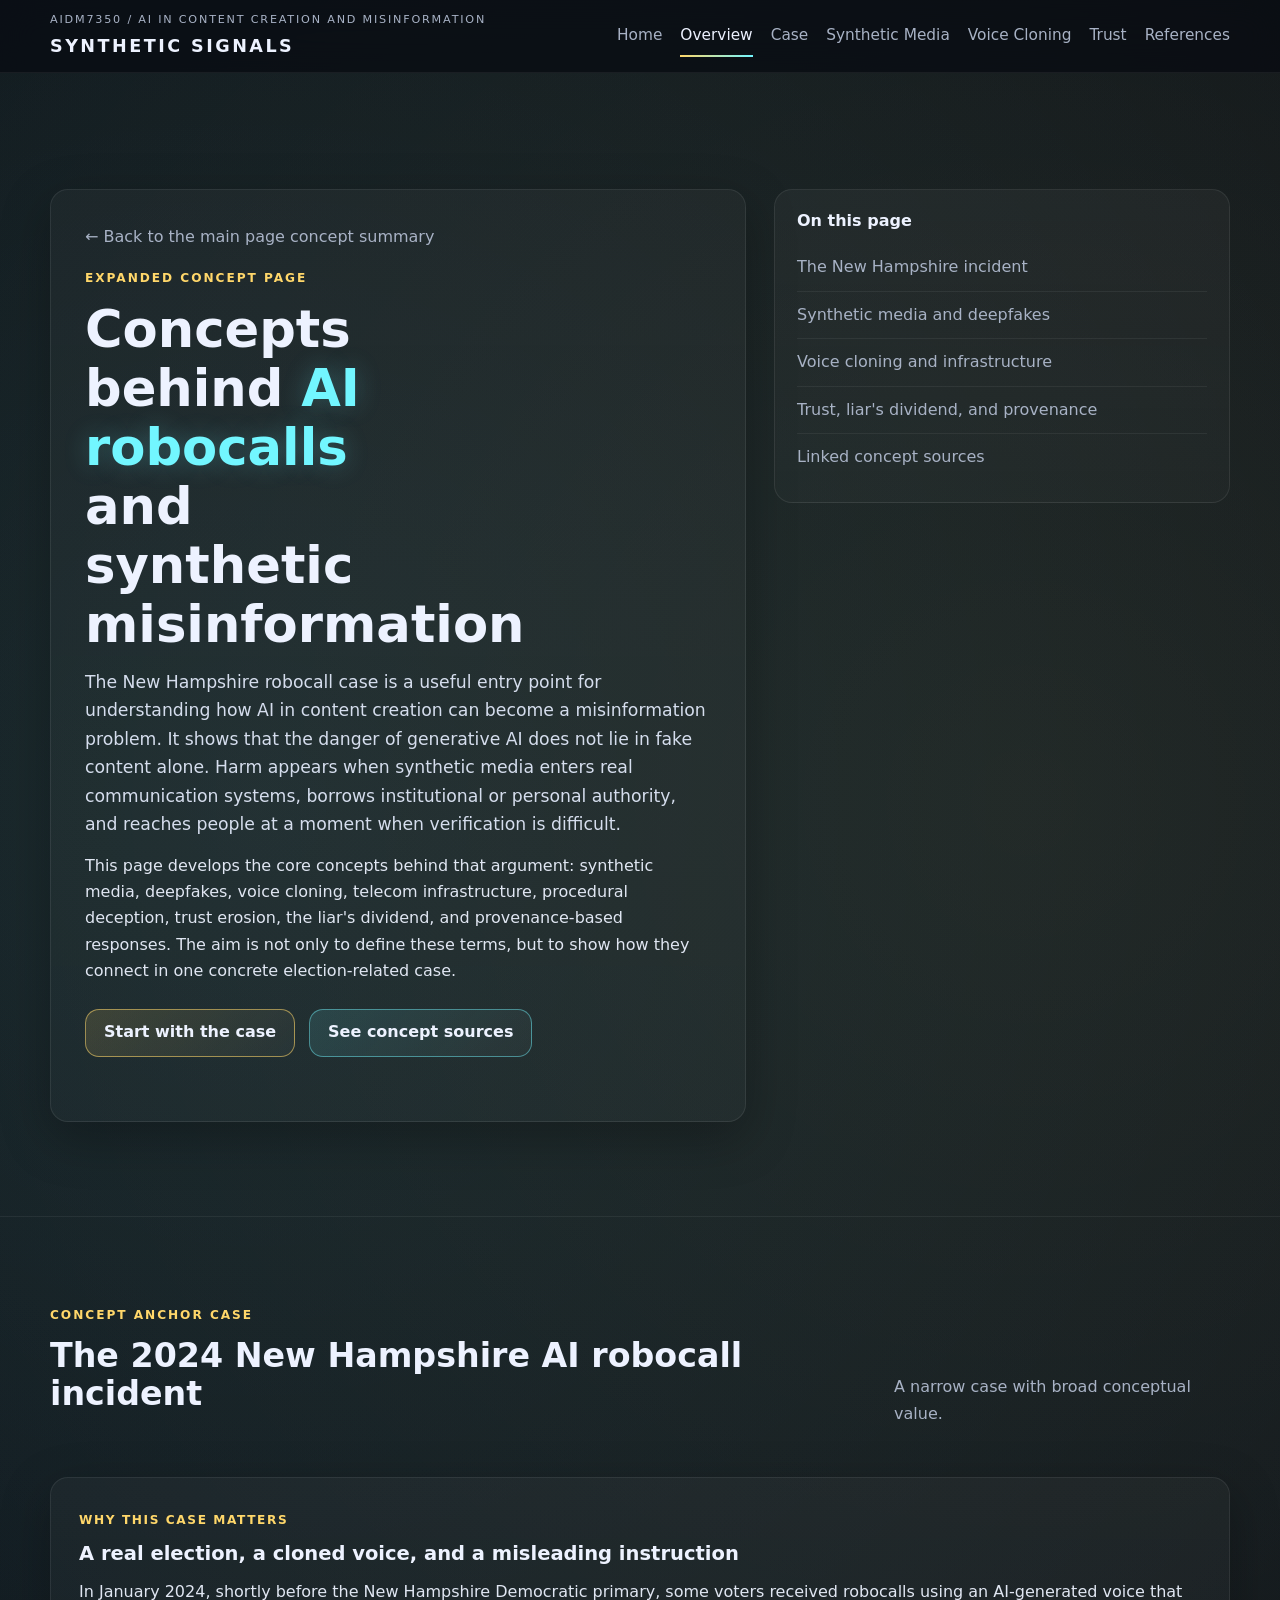
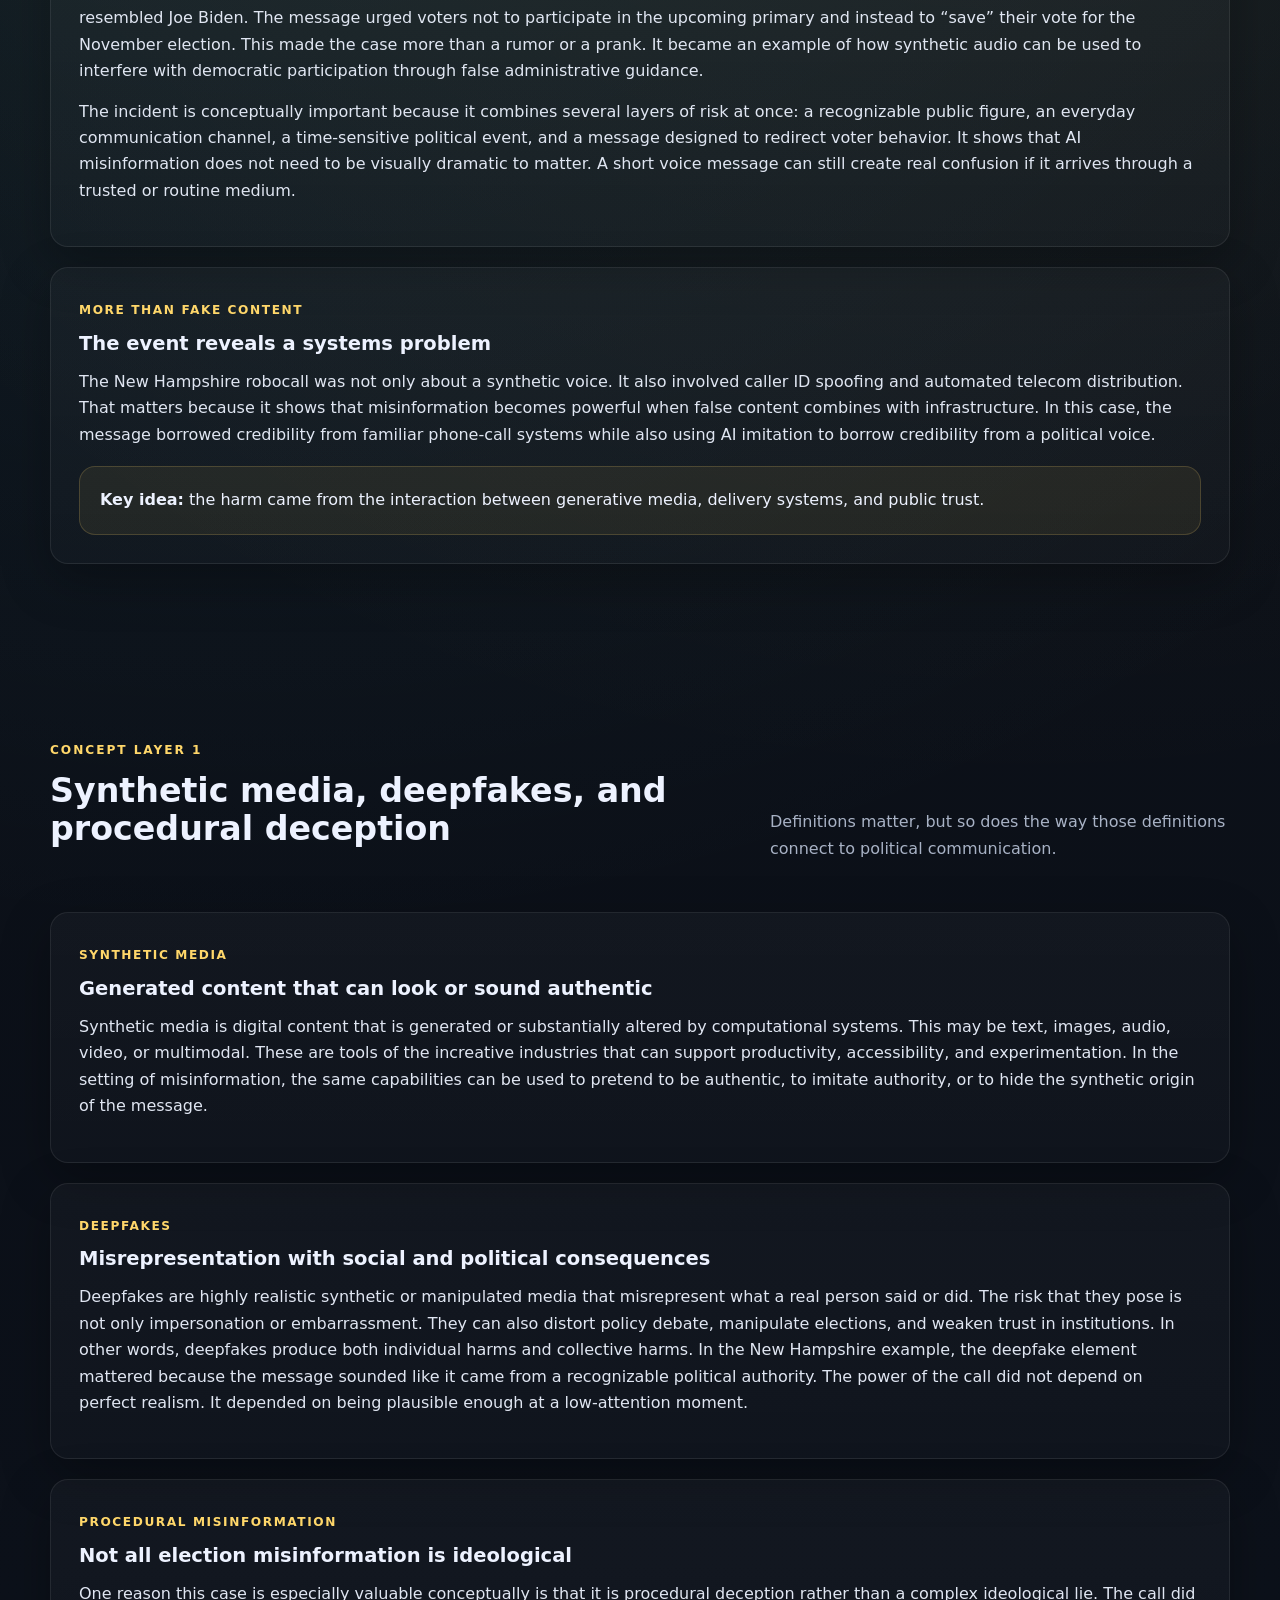
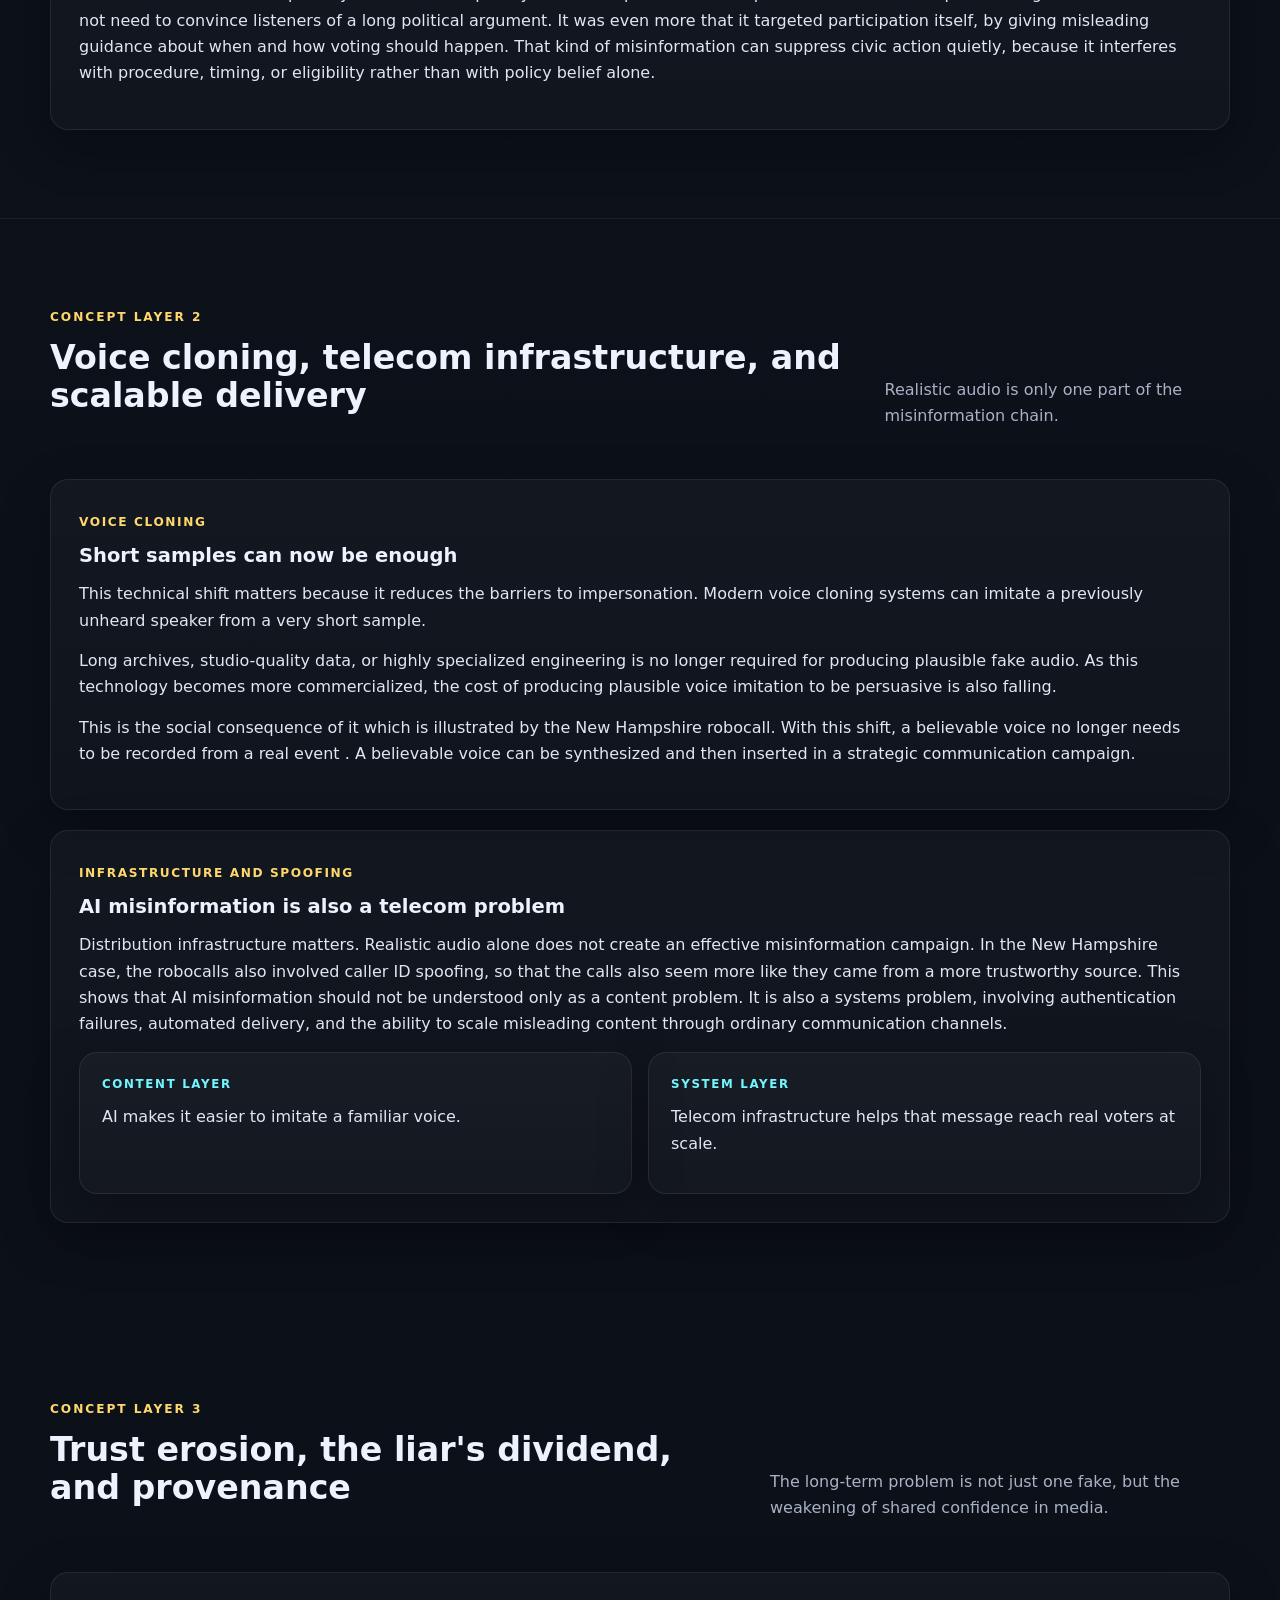
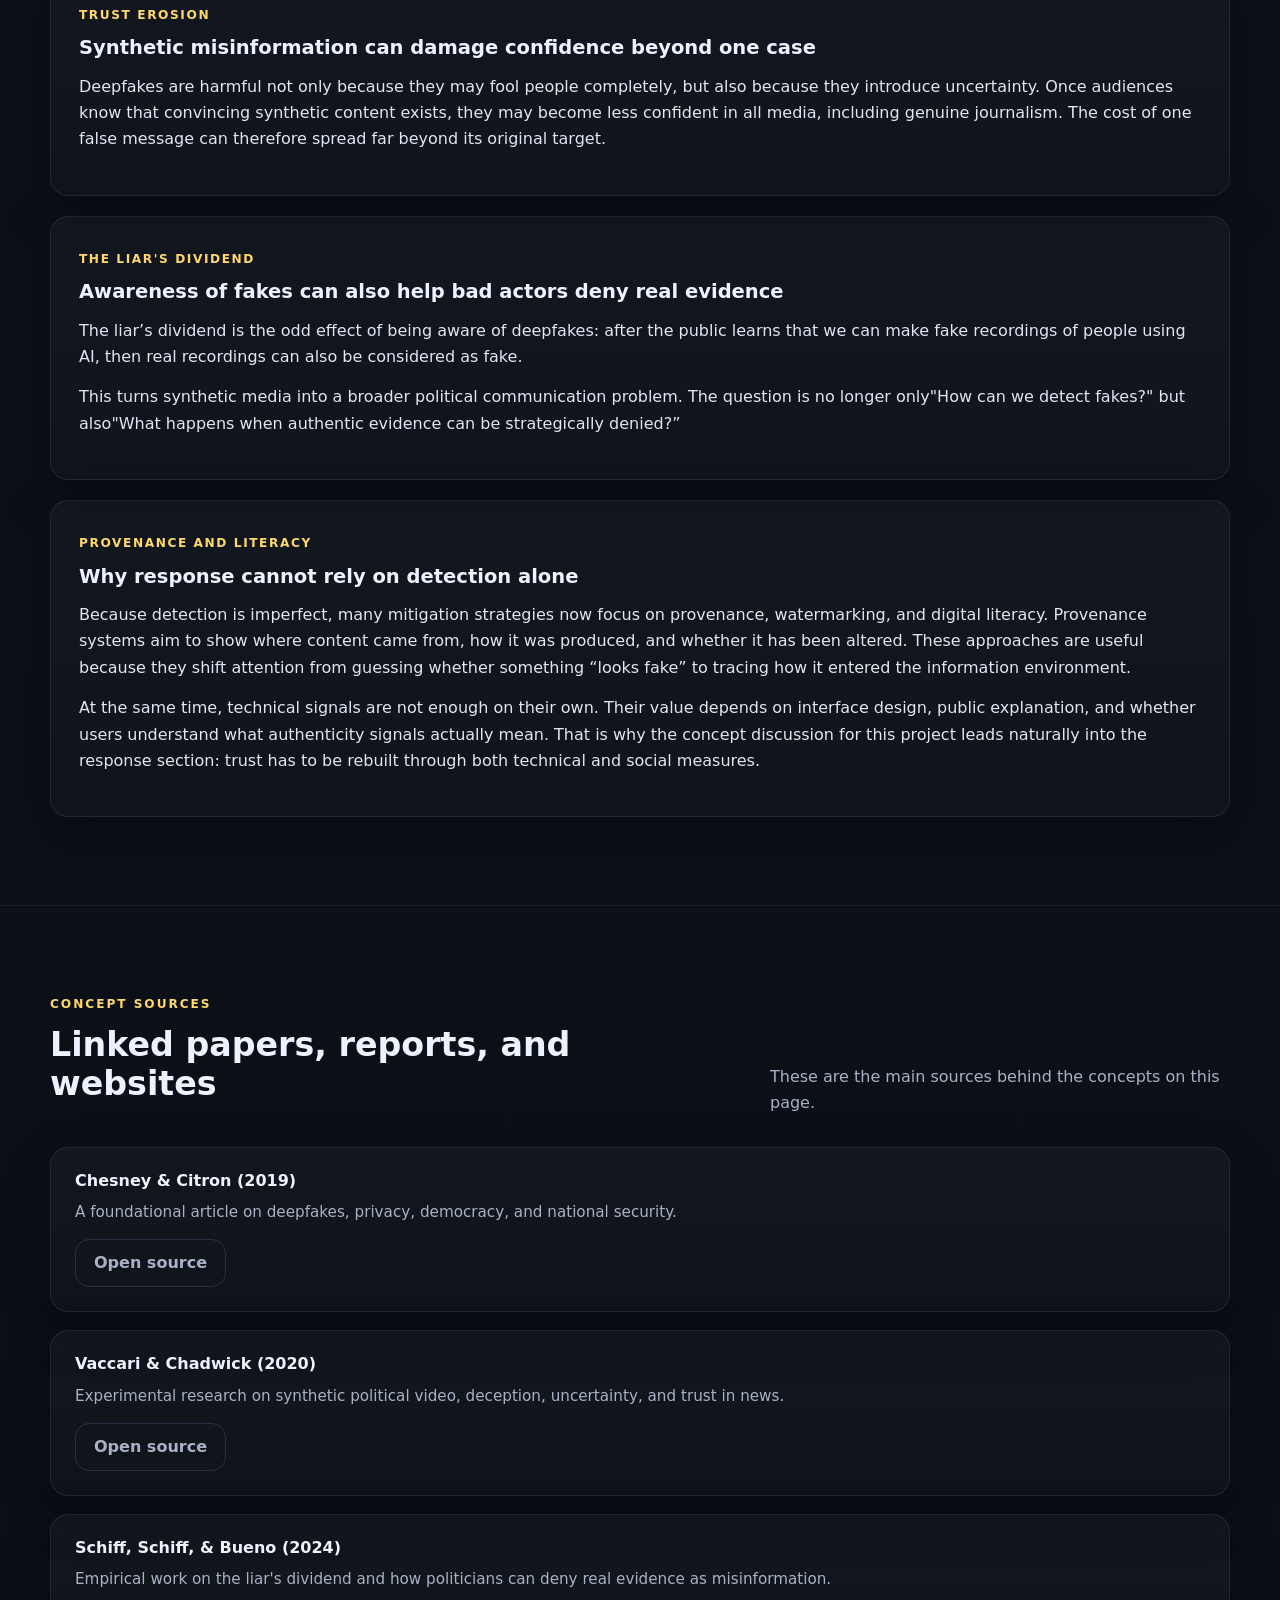
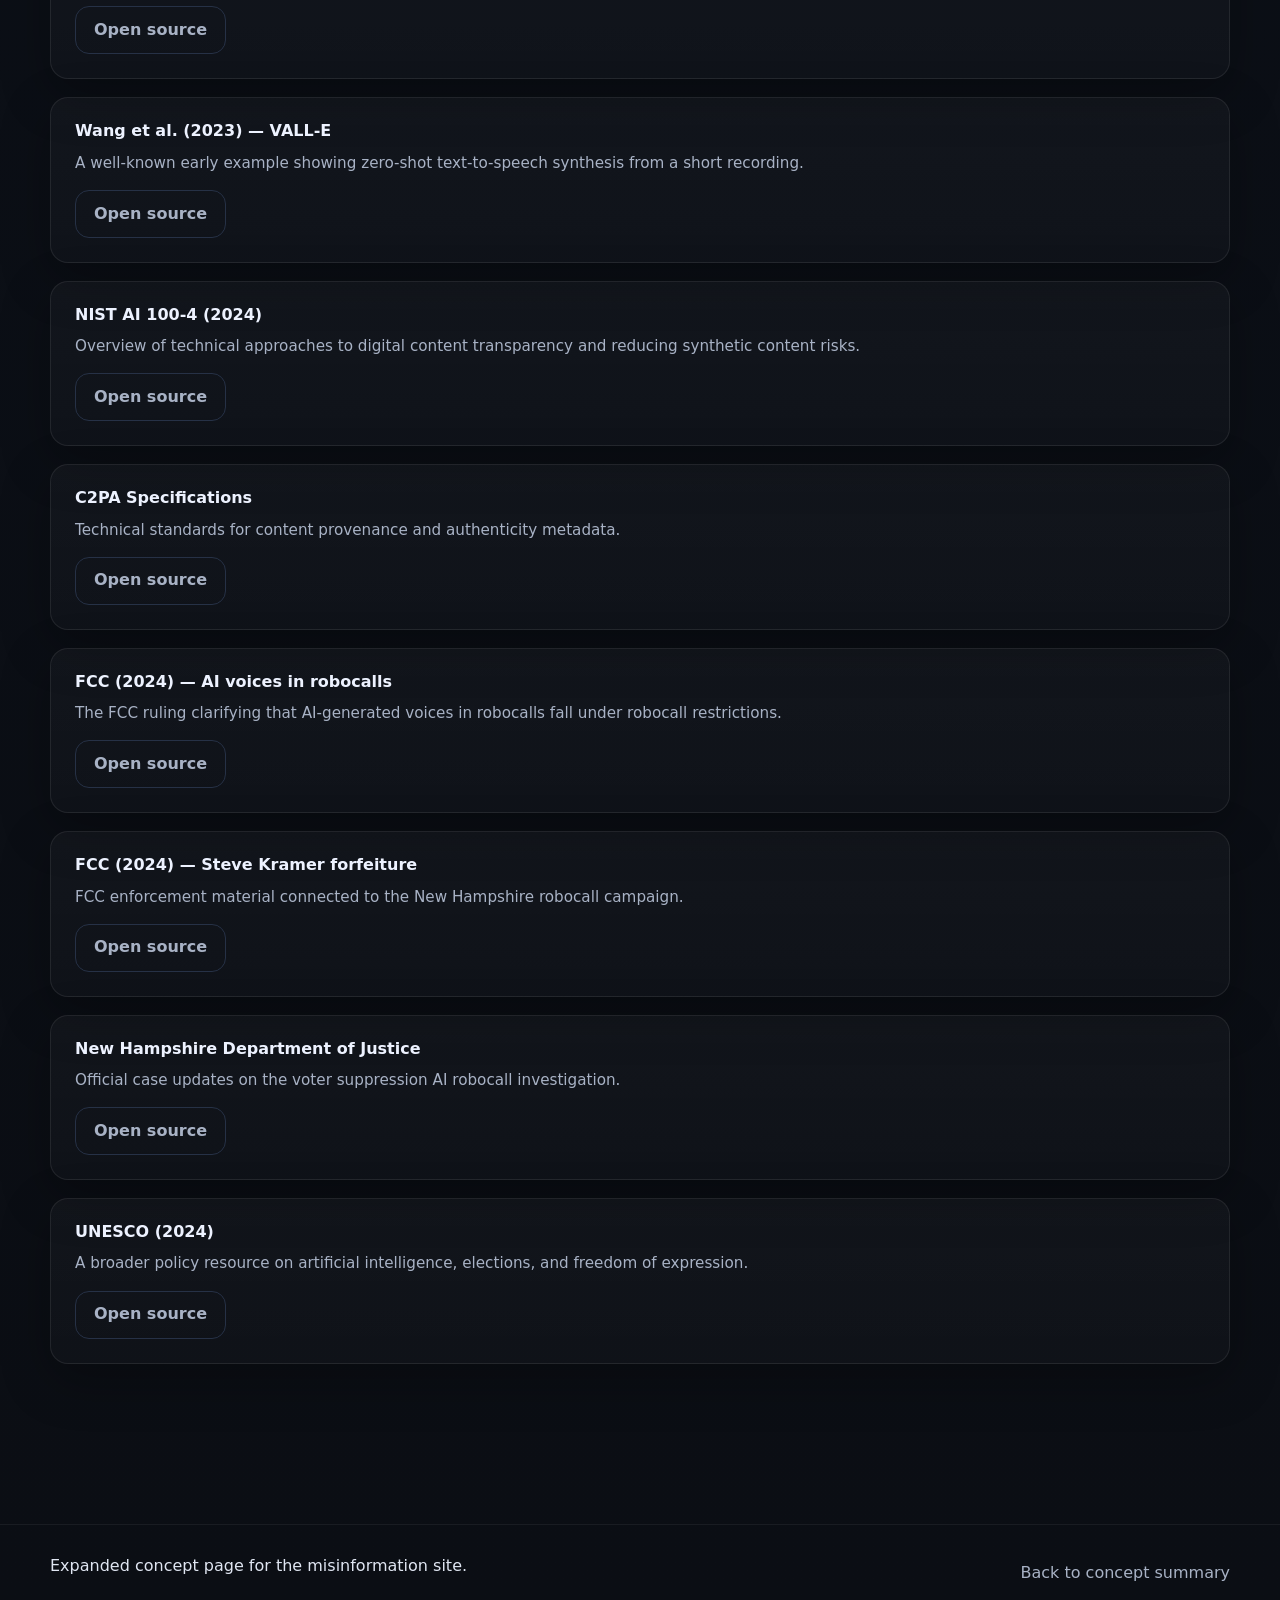
<file: concept.html>
<!DOCTYPE html>
<html lang="en">
<head>
  <meta charset="UTF-8" />
  <meta name="viewport" content="width=device-width, initial-scale=1.0" />
  <title>Synthetic Signals | Concept Framework</title>
  <link rel="stylesheet" href="styles.css" />
</head>
<body>
  <div class="progress" aria-hidden="true"></div>

  <header class="site-header" id="top">
    <div class="container nav-shell">
      <a class="brand" href="index.html#top">
        <span class="brand-kicker">AIDM7350 / AI in Content Creation and Misinformation</span>
        <span class="brand-name">SYNTHETIC SIGNALS</span>
      </a>
      <button class="nav-toggle" aria-label="Toggle navigation">☰</button>
      <nav class="nav-links" aria-label="Section navigation">
        <a href="index.html#intro">Home</a>
        <a href="#overview">Overview</a>
        <a href="#event">Case</a>
        <a href="#synthetic-media">Synthetic Media</a>
        <a href="#voice-cloning">Voice Cloning</a>
        <a href="#trust">Trust</a>
        <a href="#references">References</a>
      </nav>
    </div>
  </header>

  <main>
    <section class="section-pad" id="overview">
      <div class="container response-hero">
        <article class="hero-copy reveal visible">
          <a class="back-link" href="index.html#concepts">← Back to the main page concept summary</a>
          <div class="eyebrow">Expanded concept page</div>
          <h1>Concepts behind <span>AI robocalls</span> and synthetic misinformation</h1>
          <p class="lead">
            The New Hampshire robocall case is a useful entry point for understanding how AI in content creation can become a misinformation problem.
            It shows that the danger of generative AI does not lie in fake content alone. Harm appears when synthetic media enters real communication systems,
            borrows institutional or personal authority, and reaches people at a moment when verification is difficult.
          </p>
          <p>
            This page develops the core concepts behind that argument: synthetic media, deepfakes, voice cloning, telecom infrastructure, procedural deception,
            trust erosion, the liar's dividend, and provenance-based responses. The aim is not only to define these terms, but to show how they connect in one concrete election-related case.
          </p>
          <div class="hero-actions">
            <a class="button" href="#event">Start with the case</a>
            <a class="button secondary" href="#references">See concept sources</a>
          </div>
        </article>

        <aside class="toc reveal visible">
          <h3>On this page</h3>
          <a href="#event">The New Hampshire incident</a>
          <a href="#synthetic-media">Synthetic media and deepfakes</a>
          <a href="#voice-cloning">Voice cloning and infrastructure</a>
          <a href="#trust">Trust, liar's dividend, and provenance</a>
          <a href="#references">Linked concept sources</a>
        </aside>
      </div>
    </section>

    <section class="section-pad section-line" id="event">
      <div class="container response-stack">
        <div class="section-head reveal">
          <div>
            <div class="eyebrow">Concept anchor case</div>
            <h2>The 2024 New Hampshire AI robocall incident</h2>
          </div>
          <p class="section-note">A narrow case with broad conceptual value.</p>
        </div>

        <article class="response-block reveal">
          <div class="subhead">Why this case matters</div>
          <h3>A real election, a cloned voice, and a misleading instruction</h3>
          <p>
            In January 2024, shortly before the New Hampshire Democratic primary, some voters received robocalls using an AI-generated voice that resembled Joe Biden.
            The message urged voters not to participate in the upcoming primary and instead to “save” their vote for the November election.
            This made the case more than a rumor or a prank. It became an example of how synthetic audio can be used to interfere with democratic participation through false administrative guidance.
          </p>
          <p>
            The incident is conceptually important because it combines several layers of risk at once: a recognizable public figure, an everyday communication channel,
            a time-sensitive political event, and a message designed to redirect voter behavior. It shows that AI misinformation does not need to be visually dramatic to matter.
            A short voice message can still create real confusion if it arrives through a trusted or routine medium.
          </p>
        </article>

        <article class="response-block reveal">
          <div class="subhead">More than fake content</div>
          <h3>The event reveals a systems problem</h3>
          <p>
            The New Hampshire robocall was not only about a synthetic voice. It also involved caller ID spoofing and automated telecom distribution.
            That matters because it shows that misinformation becomes powerful when false content combines with infrastructure. In this case,
            the message borrowed credibility from familiar phone-call systems while also using AI imitation to borrow credibility from a political voice.
          </p>
          <div class="quote-band">
            <strong>Key idea:</strong> the harm came from the interaction between generative media, delivery systems, and public trust.
          </div>
        </article>
      </div>
    </section>

    <section class="section-pad" id="synthetic-media">
      <div class="container response-stack">
        <div class="section-head reveal">
          <div>
            <div class="eyebrow">Concept layer 1</div>
            <h2>Synthetic media, deepfakes, and procedural deception</h2>
          </div>
          <p class="section-note">Definitions matter, but so does the way those definitions connect to political communication.</p>
        </div>

        <article class="response-block reveal">
          <div class="subhead">Synthetic media</div>
          <h3>Generated content that can look or sound authentic</h3>
          <p>
            Synthetic media is digital content that is generated or substantially altered by computational systems. This may be text, images, audio, video, or multimodal. These are tools of the increative industries that can support productivity, accessibility, and experimentation. In the setting of misinformation, the same capabilities can be used to pretend to be authentic, to imitate authority, or to hide the synthetic origin of the message.
          </p>
          <p>
            
          </p>
        </article>

        <article class="response-block reveal">
          <div class="subhead">Deepfakes</div>
          <h3>Misrepresentation with social and political consequences</h3>
          <p>
            Deepfakes are highly realistic synthetic or manipulated media that misrepresent what a real person said or did. The risk that they pose is not only impersonation or embarrassment. They can also distort policy debate, manipulate elections, and weaken trust in institutions. In other words, deepfakes produce both individual harms and collective harms. In the New Hampshire example, the deepfake element mattered because the message sounded like it came from a recognizable political authority. The power of the call did not depend on perfect realism. It depended on being plausible enough at a low-attention moment.
          </p>
        </article>

        <article class="response-block reveal">
          <div class="subhead">Procedural misinformation</div>
          <h3>Not all election misinformation is ideological</h3>
          <p>
             One reason this case is especially valuable conceptually is that it is procedural deception rather than a complex ideological lie. The call did not need to convince listeners of a long political argument. It was even more that it targeted participation itself, by giving misleading guidance about when and how voting should happen. That kind of misinformation can suppress civic action quietly, because it interferes with procedure, timing, or eligibility rather than with policy belief alone.
          </p>
        </article>
      </div>
    </section>

    <section class="section-pad section-line" id="voice-cloning">
      <div class="container response-stack">
        <div class="section-head reveal">
          <div>
            <div class="eyebrow">Concept layer 2</div>
            <h2>Voice cloning, telecom infrastructure, and scalable delivery</h2>
          </div>
          <p class="section-note">Realistic audio is only one part of the misinformation chain.</p>
        </div>

        <article class="response-block reveal">
          <div class="subhead">Voice cloning</div>
          <h3>Short samples can now be enough</h3>
          <p>
            This technical shift matters because it reduces the barriers to impersonation. Modern voice cloning systems can imitate a previously unheard speaker from a very short sample.
          </p>
          <p>
            Long archives, studio-quality data, or highly specialized engineering is no longer required for producing plausible fake audio. As this technology becomes more commercialized, the cost of producing plausible voice imitation to be persuasive is also falling.
          </p>
          <p>This is the social consequence of it which is illustrated by the New Hampshire robocall. With this shift, a believable voice no longer needs to be recorded from a real event . A believable voice can be synthesized and then inserted in a strategic communication campaign.</p>
        </article>

        <article class="response-block reveal">
          <div class="subhead">Infrastructure and spoofing</div>
          <h3>AI misinformation is also a telecom problem</h3>
          <p>
             Distribution infrastructure matters. Realistic audio alone does not create an effective misinformation campaign. In the New Hampshire case, the robocalls also involved caller ID spoofing, so that the calls also seem more like they came from a more trustworthy source. This shows that AI misinformation should not be understood only as a content problem. It is also a systems problem, involving authentication failures, automated delivery, and the ability to scale misleading content through ordinary communication channels.
          </p>
          <div class="mini-split">
            <div class="panel compact">
              <div class="panel-kicker">Content layer</div>
              <p>AI makes it easier to imitate a familiar voice.</p>
            </div>
            <div class="panel compact">
              <div class="panel-kicker">System layer</div>
              <p>Telecom infrastructure helps that message reach real voters at scale.</p>
            </div>
          </div>
        </article>
      </div>
    </section>

    <section class="section-pad" id="trust">
      <div class="container response-stack">
        <div class="section-head reveal">
          <div>
            <div class="eyebrow">Concept layer 3</div>
            <h2>Trust erosion, the liar's dividend, and provenance</h2>
          </div>
          <p class="section-note">The long-term problem is not just one fake, but the weakening of shared confidence in media.</p>
        </div>

        <article class="response-block reveal">
          <div class="subhead">Trust erosion</div>
          <h3>Synthetic misinformation can damage confidence beyond one case</h3>
          <p>
            Deepfakes are harmful not only because they may fool people completely, but also because they introduce uncertainty.
            Once audiences know that convincing synthetic content exists, they may become less confident in all media, including genuine journalism.
            The cost of one false message can therefore spread far beyond its original target.
          </p>
        </article>

        <article class="response-block reveal">
          <div class="subhead">The liar's dividend</div>
          <h3>Awareness of fakes can also help bad actors deny real evidence</h3>
          <p>
            The liar’s dividend is the odd effect of being aware of deepfakes: after the public learns that we can make fake recordings of people using AI, then real recordings can also be considered as fake.
          </p>
          <p>This turns synthetic media into a broader political communication problem. The question is no longer only"How can we detect fakes?" but also"What happens when authentic evidence can be strategically denied?”</p>
        </article>

        <article class="response-block reveal">
          <div class="subhead">Provenance and literacy</div>
          <h3>Why response cannot rely on detection alone</h3>
          <p>
            Because detection is imperfect, many mitigation strategies now focus on provenance, watermarking, and digital literacy.
            Provenance systems aim to show where content came from, how it was produced, and whether it has been altered.
            These approaches are useful because they shift attention from guessing whether something “looks fake” to tracing how it entered the information environment.
          </p>
          <p>
            At the same time, technical signals are not enough on their own. Their value depends on interface design, public explanation, and whether users understand what authenticity signals actually mean.
            That is why the concept discussion for this project leads naturally into the response section: trust has to be rebuilt through both technical and social measures.
          </p>
        </article>
      </div>
    </section>

    <section class="section-pad section-line" id="references">
      <div class="container">
        <div class="section-head reveal">
          <div>
            <div class="eyebrow">Concept sources</div>
            <h2>Linked papers, reports, and websites</h2>
          </div>
          <p class="section-note">These are the main sources behind the concepts on this page.</p>
        </div>

        <div class="reference-grid">
          <article class="reference-card reveal">
            <h4>Chesney &amp; Citron (2019)</h4>
            <p class="small">A foundational article on deepfakes, privacy, democracy, and national security.</p>
            <a class="button ghost" href="https://lawcat.berkeley.edu/record/1127453" target="_blank" rel="noopener noreferrer">Open source</a>
          </article>

          <article class="reference-card reveal">
            <h4>Vaccari &amp; Chadwick (2020)</h4>
            <p class="small">Experimental research on synthetic political video, deception, uncertainty, and trust in news.</p>
            <a class="button ghost" href="https://doi.org/10.1177/2056305120903408" target="_blank" rel="noopener noreferrer">Open source</a>
          </article>

          <article class="reference-card reveal">
            <h4>Schiff, Schiff, &amp; Bueno (2024)</h4>
            <p class="small">Empirical work on the liar's dividend and how politicians can deny real evidence as misinformation.</p>
            <a class="button ghost" href="https://doi.org/10.1017/S0003055423001454" target="_blank" rel="noopener noreferrer">Open source</a>
          </article>

          <article class="reference-card reveal">
            <h4>Wang et al. (2023) — VALL-E</h4>
            <p class="small">A well-known early example showing zero-shot text-to-speech synthesis from a short recording.</p>
            <a class="button ghost" href="https://doi.org/10.48550/arXiv.2301.02111" target="_blank" rel="noopener noreferrer">Open source</a>
          </article>

          <article class="reference-card reveal">
            <h4>NIST AI 100-4 (2024)</h4>
            <p class="small">Overview of technical approaches to digital content transparency and reducing synthetic content risks.</p>
            <a class="button ghost" href="https://nvlpubs.nist.gov/nistpubs/ai/NIST.AI.100-4.pdf" target="_blank" rel="noopener noreferrer">Open source</a>
          </article>

          <article class="reference-card reveal">
            <h4>C2PA Specifications</h4>
            <p class="small">Technical standards for content provenance and authenticity metadata.</p>
            <a class="button ghost" href="https://spec.c2pa.org/specifications/specifications/2.4/index.html" target="_blank" rel="noopener noreferrer">Open source</a>
          </article>

          <article class="reference-card reveal">
            <h4>FCC (2024) — AI voices in robocalls</h4>
            <p class="small">The FCC ruling clarifying that AI-generated voices in robocalls fall under robocall restrictions.</p>
            <a class="button ghost" href="https://docs.fcc.gov/public/attachments/FCC-24-17A1.pdf" target="_blank" rel="noopener noreferrer">Open source</a>
          </article>

          <article class="reference-card reveal">
            <h4>FCC (2024) — Steve Kramer forfeiture</h4>
            <p class="small">FCC enforcement material connected to the New Hampshire robocall campaign.</p>
            <a class="button ghost" href="https://docs.fcc.gov/public/attachments/FCC-24-104A1_Rcd.pdf" target="_blank" rel="noopener noreferrer">Open source</a>
          </article>

          <article class="reference-card reveal">
            <h4>New Hampshire Department of Justice</h4>
            <p class="small">Official case updates on the voter suppression AI robocall investigation.</p>
            <a class="button ghost" href="https://www.doj.nh.gov/news-and-media/voter-suppression-ai-robocall-investigation-update" target="_blank" rel="noopener noreferrer">Open source</a>
          </article>

          <article class="reference-card reveal">
            <h4>UNESCO (2024)</h4>
            <p class="small">A broader policy resource on artificial intelligence, elections, and freedom of expression.</p>
            <a class="button ghost" href="https://unesdoc.unesco.org/ark:/48223/pf0000393473" target="_blank" rel="noopener noreferrer">Open source</a>
          </article>
        </div>
      </div>
    </section>
  </main>

  <footer class="site-footer">
    <div class="container footer-row">
      <p>Expanded concept page for the misinformation site.</p>
      <a href="index.html#concepts">Back to concept summary</a>
    </div>
  </footer>

  <script src="script.js"></script>
</body>
</html>
</file>
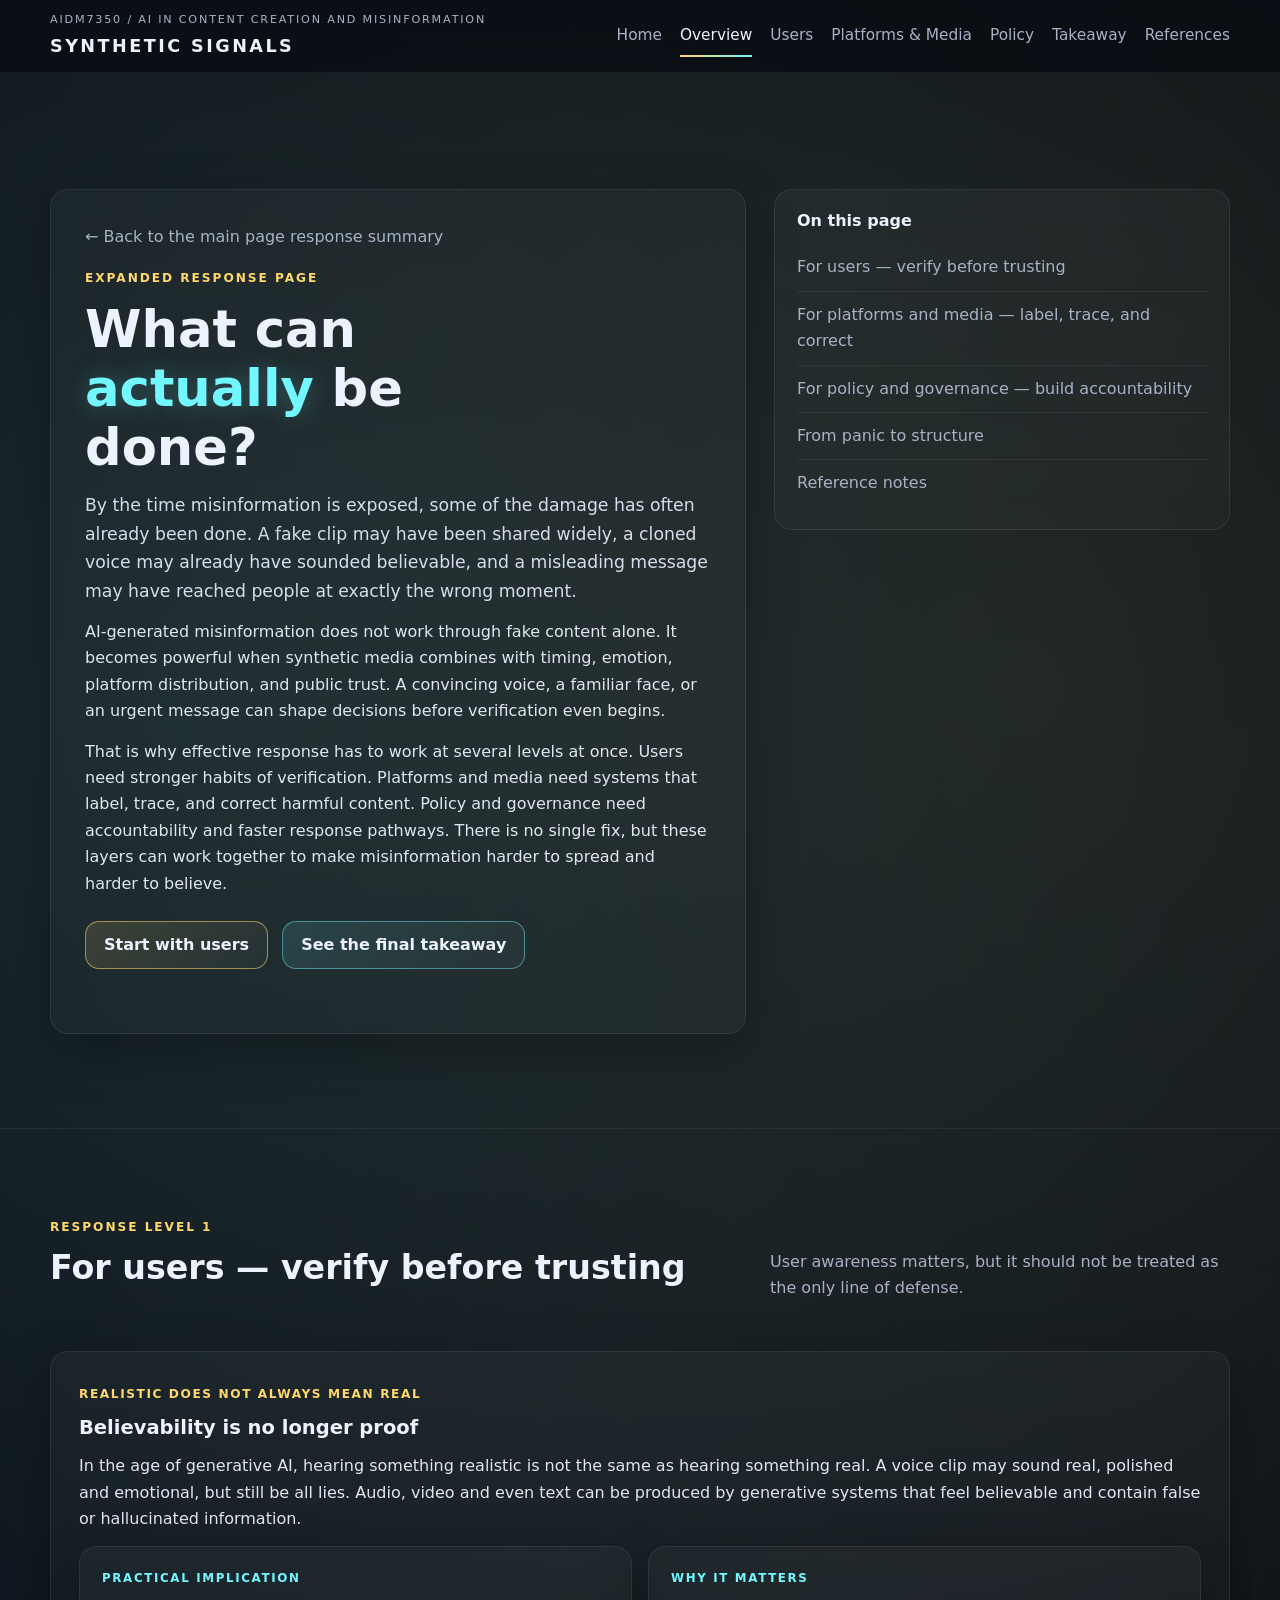
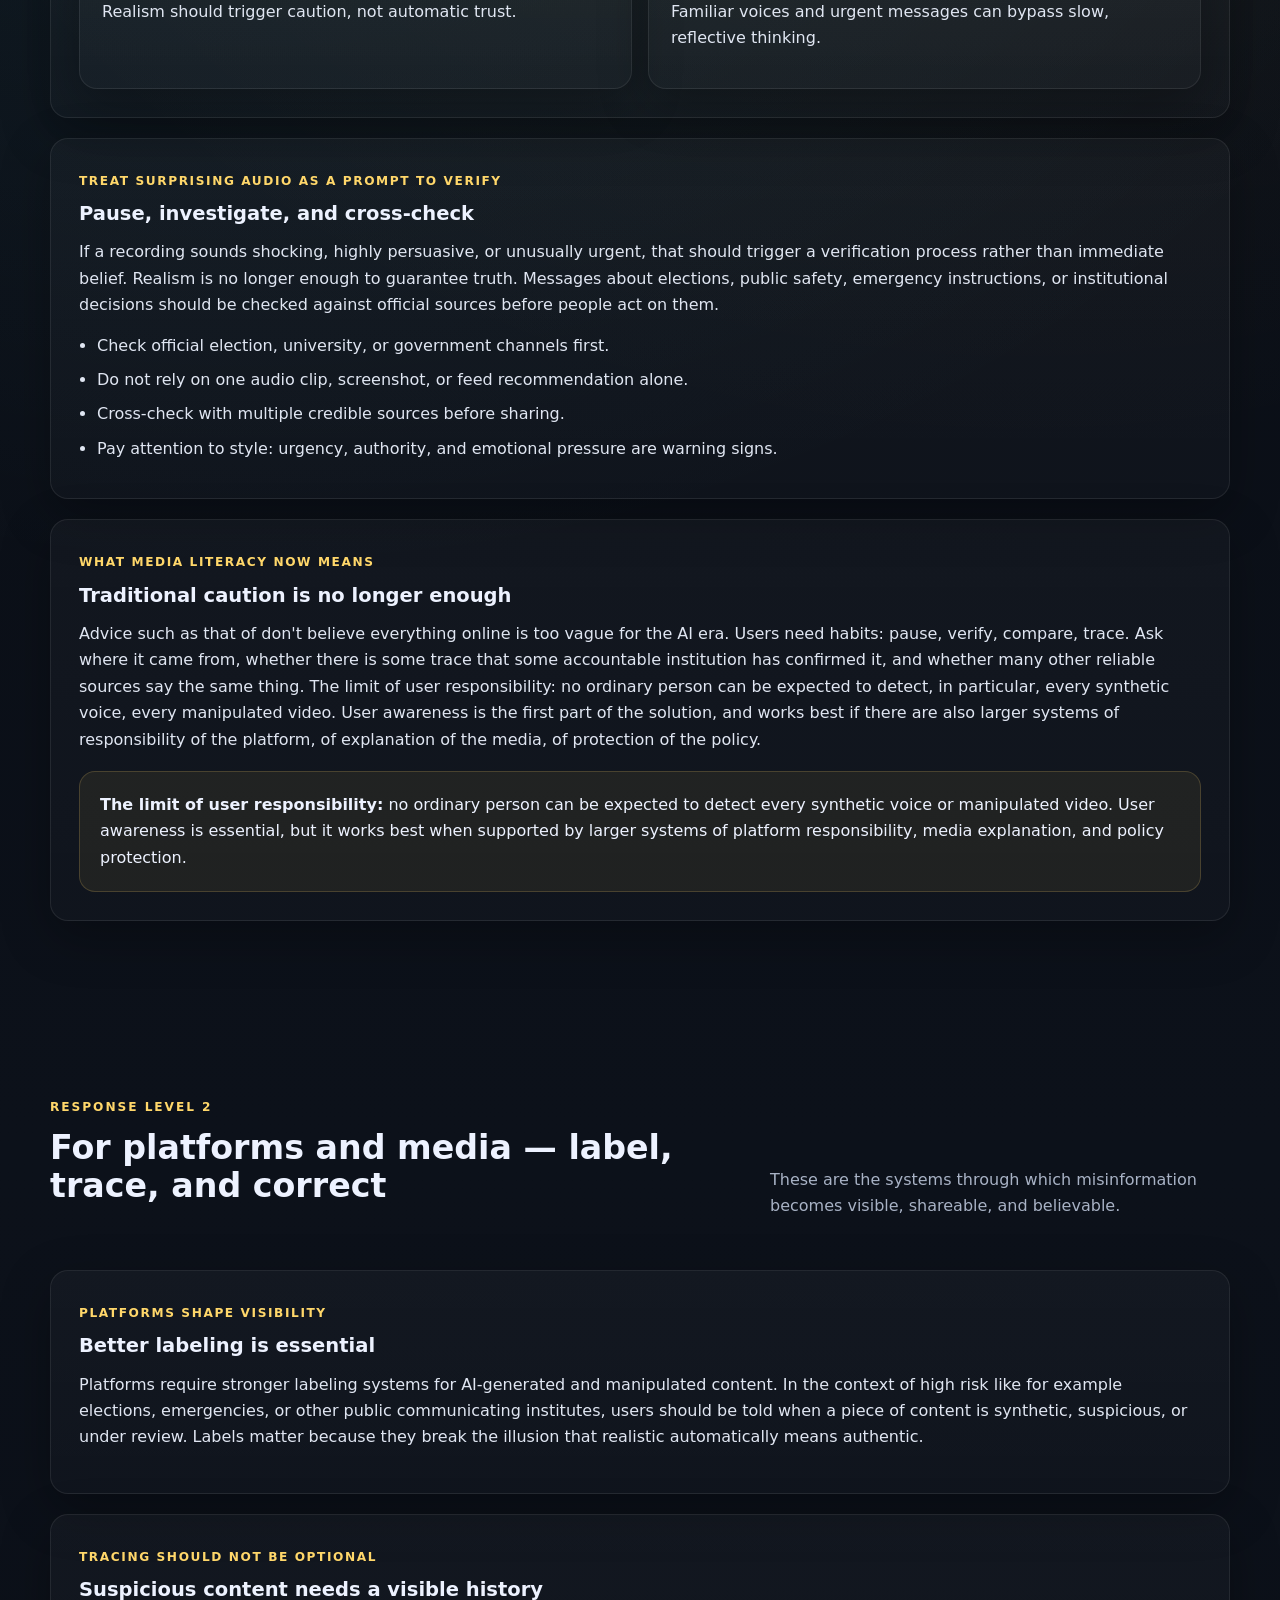
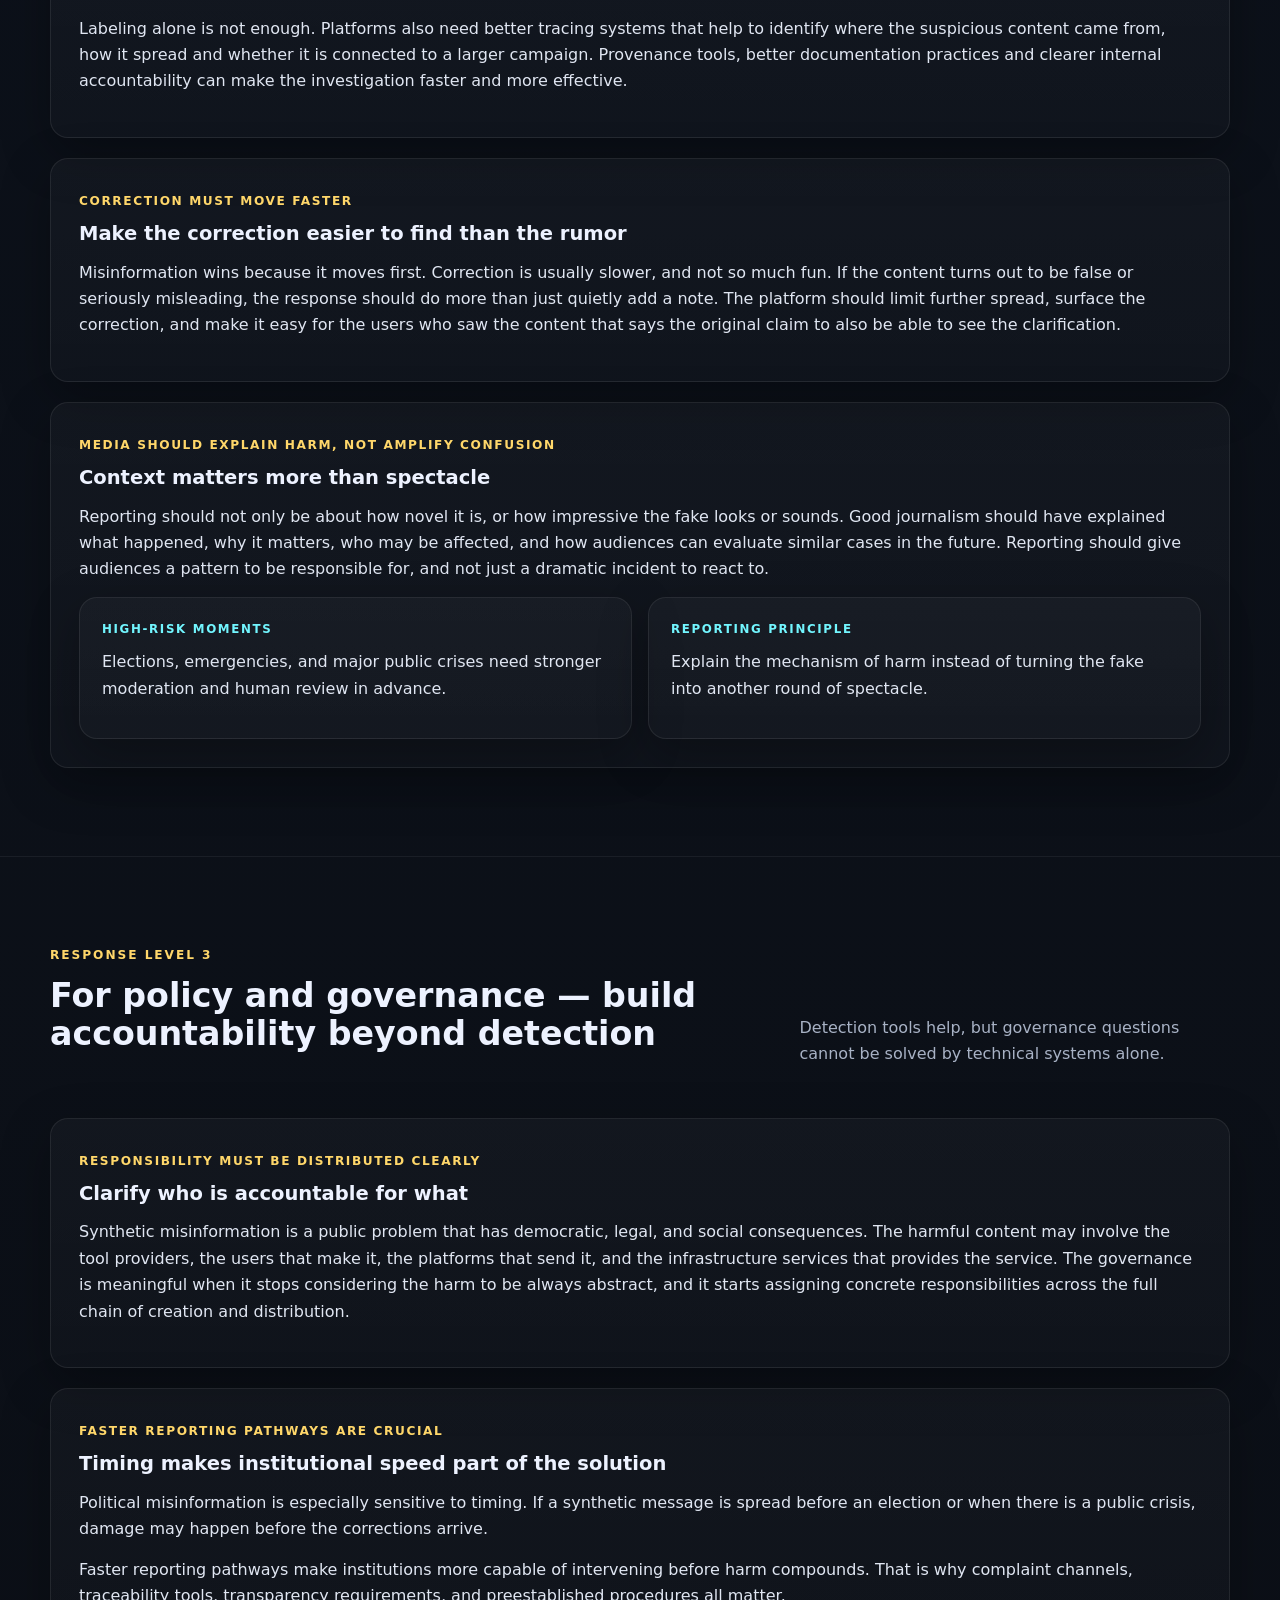
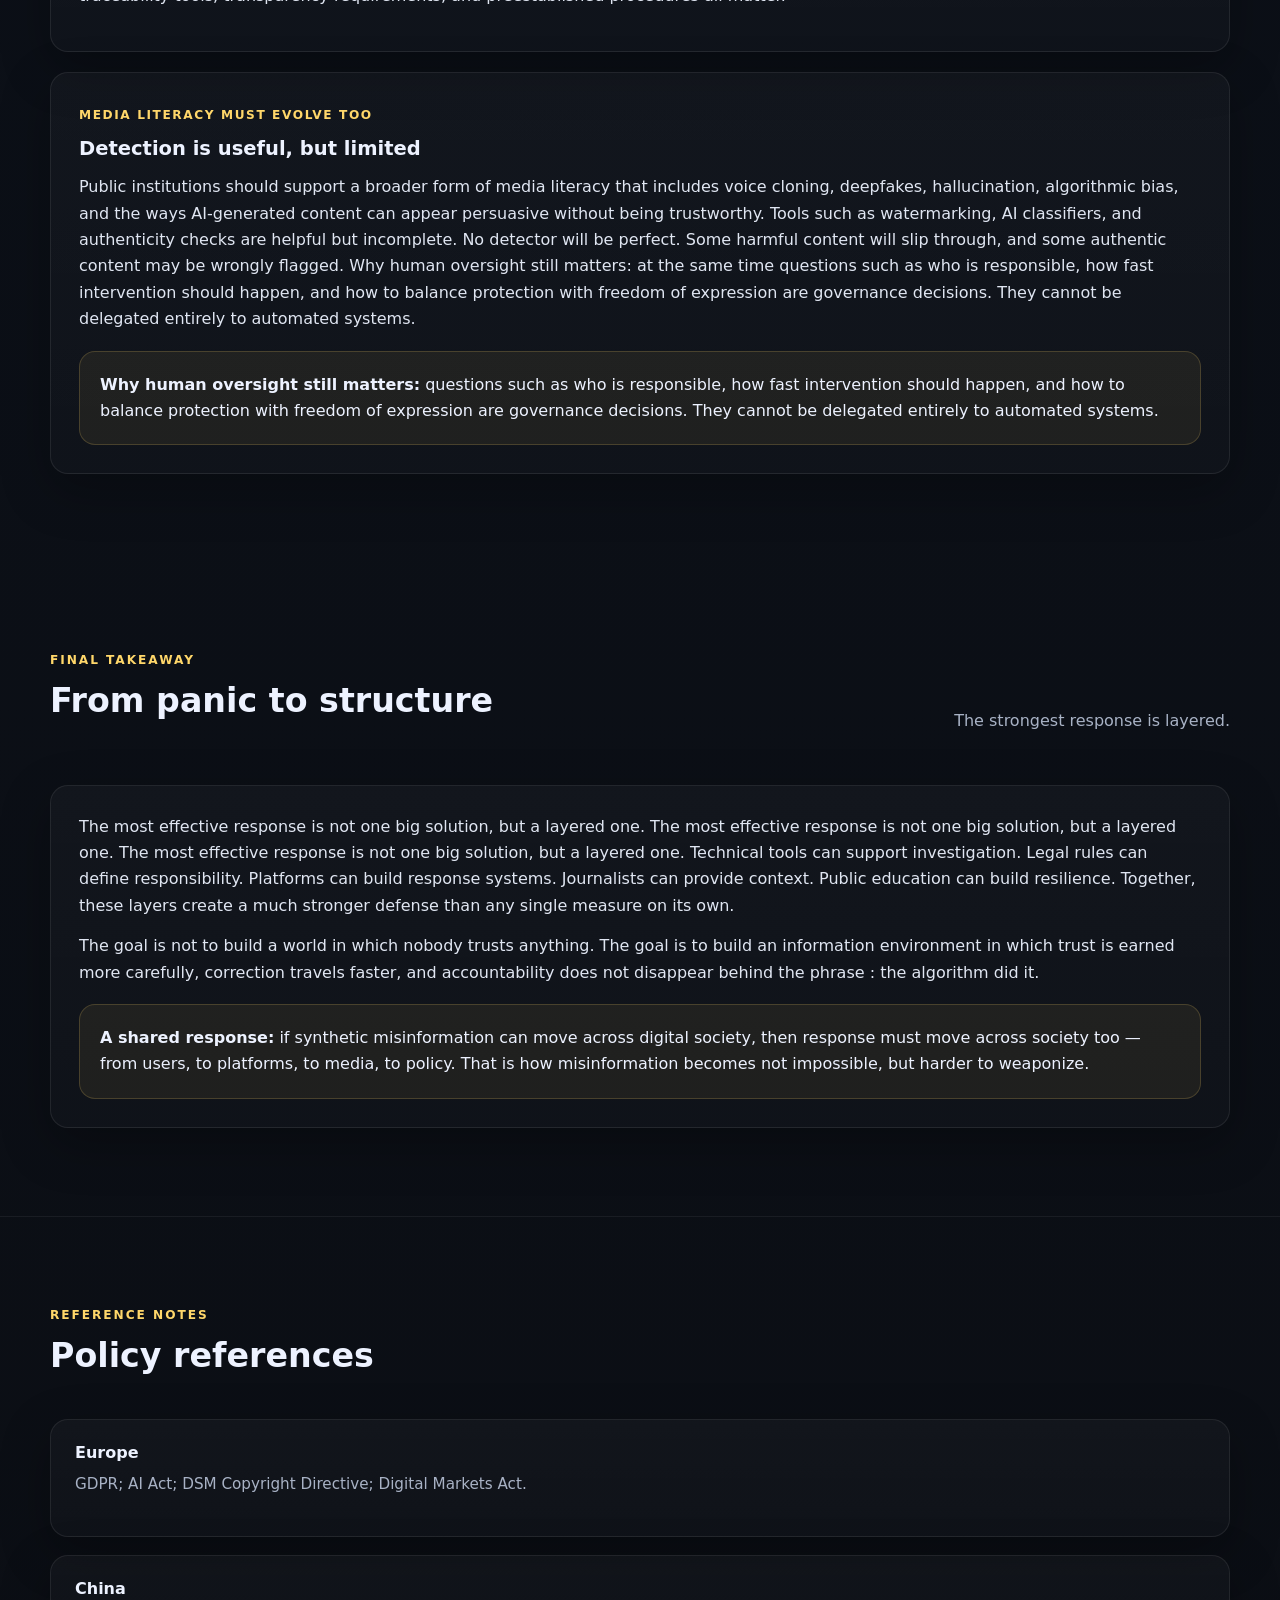
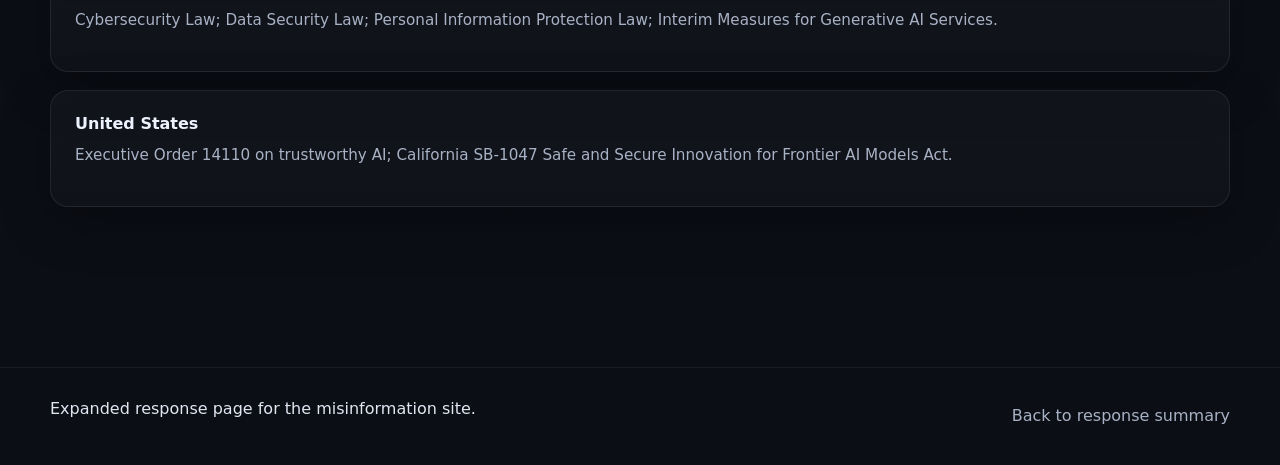
<file: response.html>
<!DOCTYPE html>
<html lang="en">
<head>
  <meta charset="UTF-8" />
  <meta name="viewport" content="width=device-width, initial-scale=1.0" />
  <title>Synthetic Signals | Response Framework</title>
  <link rel="stylesheet" href="styles.css" />
</head>
<body>
  <div class="progress" aria-hidden="true"></div>

  <header class="site-header" id="top">
    <div class="container nav-shell">
      <a class="brand" href="index.html#top">
        <span class="brand-kicker">AIDM7350 / AI in Content Creation and Misinformation</span>
        <span class="brand-name">SYNTHETIC SIGNALS</span>
      </a>
      <button class="nav-toggle" aria-label="Toggle navigation">☰</button>
      <nav class="nav-links" aria-label="Section navigation">
        <a href="index.html#intro">Home</a>
        <a href="#overview">Overview</a>
        <a href="#users">Users</a>
        <a href="#platforms">Platforms & Media</a>
        <a href="#policy">Policy</a>
        <a href="#takeaway">Takeaway</a>
        <a href="#references">References</a>
      </nav>
    </div>
  </header>

  <main>
    <section class="section-pad" id="overview">
      <div class="container response-hero">
        <article class="hero-copy reveal visible">
          <a class="back-link" href="index.html#response">← Back to the main page response summary</a>
          <div class="eyebrow">Expanded response page</div>
          <h1>What can <span>actually</span> be done?</h1>
          <p class="lead">
            By the time misinformation is exposed, some of the damage has often already been done.
            A fake clip may have been shared widely, a cloned voice may already have sounded believable,
            and a misleading message may have reached people at exactly the wrong moment.
          </p>
          <p>
            AI-generated misinformation does not work through fake content alone. It becomes powerful when synthetic media combines with timing,
            emotion, platform distribution, and public trust. A convincing voice, a familiar face, or an urgent message can shape decisions before verification even begins.
          </p>
          <p>
            That is why effective response has to work at several levels at once. Users need stronger habits of verification.
            Platforms and media need systems that label, trace, and correct harmful content. Policy and governance need accountability and faster response pathways.
            There is no single fix, but these layers can work together to make misinformation harder to spread and harder to believe.
          </p>
          <div class="hero-actions">
            <a class="button" href="#users">Start with users</a>
            <a class="button secondary" href="#takeaway">See the final takeaway</a>
          </div>
        </article>

        <aside class="toc reveal visible">
          <h3>On this page</h3>
          <a href="#users">For users — verify before trusting</a>
          <a href="#platforms">For platforms and media — label, trace, and correct</a>
          <a href="#policy">For policy and governance — build accountability</a>
          <a href="#takeaway">From panic to structure</a>
          <a href="#references">Reference notes</a>
        </aside>
      </div>
    </section>

    <section class="section-pad section-line" id="users">
      <div class="container response-stack">
        <div class="section-head reveal">
          <div>
            <div class="eyebrow">Response level 1</div>
            <h2>For users — verify before trusting</h2>
          </div>
          <p class="section-note">User awareness matters, but it should not be treated as the only line of defense.</p>
        </div>

        <article class="response-block reveal">
          <div class="subhead">Realistic does not always mean real</div>
          <h3>Believability is no longer proof</h3>
          <p>
            In the age of generative AI, hearing something realistic is not the same as hearing something real. A voice clip may sound real, polished and emotional, but still be all lies. Audio, video and even text can be produced by generative systems that feel believable and contain false or hallucinated information.
          </p>
          <div class="mini-split">
            <div class="panel compact">
              <div class="panel-kicker">Practical implication</div>
              <p>Realism should trigger caution, not automatic trust.</p>
            </div>
            <div class="panel compact">
              <div class="panel-kicker">Why it matters</div>
              <p>Familiar voices and urgent messages can bypass slow, reflective thinking.</p>
            </div>
          </div>
        </article>

        <article class="response-block reveal">
          <div class="subhead">Treat surprising audio as a prompt to verify</div>
          <h3>Pause, investigate, and cross-check</h3>
          <p>
            If a recording sounds shocking, highly persuasive, or unusually urgent, that should trigger a verification process rather than immediate belief.
            Realism is no longer enough to guarantee truth. Messages about elections, public safety, emergency instructions, or institutional decisions
            should be checked against official sources before people act on them.
          </p>
          <ul>
            <li>Check official election, university, or government channels first.</li>
            <li>Do not rely on one audio clip, screenshot, or feed recommendation alone.</li>
            <li>Cross-check with multiple credible sources before sharing.</li>
            <li>Pay attention to style: urgency, authority, and emotional pressure are warning signs.</li>
          </ul>
        </article>

        <article class="response-block reveal">
          <div class="subhead">What media literacy now means</div>
          <h3>Traditional caution is no longer enough</h3>
          <p>
            Advice such as that of don't believe everything online is too vague for the AI era. Users need habits: pause, verify, compare, trace. Ask where it came from, whether there is some trace that some accountable institution has confirmed it, and whether many other reliable sources say the same thing. The limit of user responsibility: no ordinary person can be expected to detect, in particular, every synthetic voice, every manipulated video. User awareness is the first part of the solution, and works best if there are also larger systems of responsibility of the platform, of explanation of the media, of protection of the policy.
          </p>
          <div class="quote-band">
            <strong>The limit of user responsibility:</strong> no ordinary person can be expected to detect every synthetic voice or manipulated video.
            User awareness is essential, but it works best when supported by larger systems of platform responsibility, media explanation, and policy protection.
          </div>
        </article>
      </div>
    </section>

    <section class="section-pad" id="platforms">
      <div class="container response-stack">
        <div class="section-head reveal">
          <div>
            <div class="eyebrow">Response level 2</div>
            <h2>For platforms and media — label, trace, and correct</h2>
          </div>
          <p class="section-note">These are the systems through which misinformation becomes visible, shareable, and believable.</p>
        </div>

        <article class="response-block reveal">
          <div class="subhead">Platforms shape visibility</div>
          <h3>Better labeling is essential</h3>
          <p>
             Platforms require stronger labeling systems for AI-generated and manipulated content. In the context of high risk like for example elections, emergencies, or other public communicating institutes, users should be told when a piece of content is synthetic, suspicious, or under review. Labels matter because they break the illusion that realistic automatically means authentic.
          </p>
        </article>

        <article class="response-block reveal">
          <div class="subhead">Tracing should not be optional</div>
          <h3>Suspicious content needs a visible history</h3>
          <p>
            Labeling alone is not enough. Platforms also need better tracing systems that help to identify where the suspicious content came from, how it spread and whether it is connected to a larger campaign. Provenance tools, better documentation practices and clearer internal accountability can make the investigation faster and more effective.
          </p>
        </article>

        <article class="response-block reveal">
          <div class="subhead">Correction must move faster</div>
          <h3>Make the correction easier to find than the rumor</h3>
          <p>
            Misinformation wins because it moves first. Correction is usually slower, and not so much fun. If the content turns out to be false or seriously misleading, the response should do more than just quietly add a note. The platform should limit further spread, surface the correction, and make it easy for the users who saw the content that says the original claim to also be able to see the clarification.
          </p>
        </article>

        <article class="response-block reveal">
          <div class="subhead">Media should explain harm, not amplify confusion</div>
          <h3>Context matters more than spectacle</h3>
          <p>
             Reporting should not only be about how novel it is, or how impressive the fake looks or sounds. Good journalism should have explained what happened, why it matters, who may be affected, and how audiences can evaluate similar cases in the future. Reporting should give audiences a pattern to be responsible for, and not just a dramatic incident to react to.
          </p>
          <div class="mini-split">
            <div class="panel compact">
              <div class="panel-kicker">High-risk moments</div>
              <p>Elections, emergencies, and major public crises need stronger moderation and human review in advance.</p>
            </div>
            <div class="panel compact">
              <div class="panel-kicker">Reporting principle</div>
              <p>Explain the mechanism of harm instead of turning the fake into another round of spectacle.</p>
            </div>
          </div>
        </article>
      </div>
    </section>

    <section class="section-pad section-line" id="policy">
      <div class="container response-stack">
        <div class="section-head reveal">
          <div>
            <div class="eyebrow">Response level 3</div>
            <h2>For policy and governance — build accountability beyond detection</h2>
          </div>
          <p class="section-note">Detection tools help, but governance questions cannot be solved by technical systems alone.</p>
        </div>

        <article class="response-block reveal">
          <div class="subhead">Responsibility must be distributed clearly</div>
          <h3>Clarify who is accountable for what</h3>
          <p>
            Synthetic misinformation is a public problem that has democratic, legal, and social consequences. The harmful content may involve the tool providers, the users that make it, the platforms that send it, and the infrastructure services that provides the service. The governance is meaningful when it stops considering the harm to be always abstract, and it starts assigning concrete responsibilities across the full chain of creation and distribution.
          </p>
        </article>

        <article class="response-block reveal">
          <div class="subhead">Faster reporting pathways are crucial</div>
          <h3>Timing makes institutional speed part of the solution</h3>
          <p>
            Political misinformation is especially sensitive to timing. If a synthetic message is spread before an election or when there is a public crisis, damage may happen before the corrections arrive.
          </p>
          <p>Faster reporting pathways make institutions more capable of intervening before harm compounds. That is why complaint channels, traceability tools, transparency requirements, and preestablished procedures all matter.</p>
        </article>

        <article class="response-block reveal">
          <div class="subhead">Media literacy must evolve too</div>
          <h3>Detection is useful, but limited</h3>
          <p>
            Public institutions should support a broader form of media literacy that includes voice cloning, deepfakes, hallucination, algorithmic bias, and the ways AI-generated content can appear persuasive without being trustworthy. Tools such as watermarking, AI classifiers, and authenticity checks are helpful but incomplete. No detector will be perfect. Some harmful content will slip through, and some authentic content may be wrongly flagged. Why human oversight still matters: at the same time questions such as who is responsible, how fast intervention should happen, and how to balance protection with freedom of expression are governance decisions. They cannot be delegated entirely to automated systems.
          </p>
          <div class="quote-band">
            <strong>Why human oversight still matters:</strong> questions such as who is responsible, how fast intervention should happen,
            and how to balance protection with freedom of expression are governance decisions. They cannot be delegated entirely to automated systems.
          </div>
        </article>
      </div>
    </section>

    <section class="section-pad" id="takeaway">
      <div class="container response-stack">
        <div class="section-head reveal">
          <div>
            <div class="eyebrow">Final takeaway</div>
            <h2>From panic to structure</h2>
          </div>
          <p class="section-note">The strongest response is layered.</p>
        </div>

        <article class="response-block reveal">
          <p>
            The most effective response is not one big solution, but a layered one. The most effective response is not one big solution, but a layered one. The most effective response is not one big solution, but a layered one. Technical tools can support investigation. Legal rules can define responsibility. Platforms can build response systems. Journalists can provide context. Public education can build resilience. Together, these layers create a much stronger defense than any single measure on its own.
          </p>
          <p>
            The goal is not to build a world in which nobody trusts anything. The goal is to build an information environment in which trust is earned more carefully, correction travels faster, and accountability does not disappear behind the phrase : the algorithm did it.
          </p>
          <div class="quote-band">
            <strong>A shared response:</strong> if synthetic misinformation can move across digital society, then response must move across society too —
            from users, to platforms, to media, to policy. That is how misinformation becomes not impossible, but harder to weaponize.
          </div>
        </article>
      </div>
    </section>

    <section class="section-pad section-line" id="references">
      <div class="container">
        <div class="section-head reveal">
          <div>
            <div class="eyebrow">Reference notes</div>
            <h2>Policy references</h2>
          </div>
          <p class="section-note"></p>
        </div>

        <div class="reference-grid">
          <article class="reference-card reveal">
            <h4>Europe</h4>
            <p class="small">GDPR; AI Act; DSM Copyright Directive; Digital Markets Act.</p>
          </article>
          <article class="reference-card reveal">
            <h4>China</h4>
            <p class="small">Cybersecurity Law; Data Security Law; Personal Information Protection Law; Interim Measures for Generative AI Services.</p>
          </article>
          <article class="reference-card reveal">
            <h4>United States</h4>
            <p class="small">Executive Order 14110 on trustworthy AI; California SB-1047 Safe and Secure Innovation for Frontier AI Models Act.</p>
          </article>
          
        </div>
      </div>
    </section>
  </main>

  <footer class="site-footer">
    <div class="container footer-row">
      <p>Expanded response page for the misinformation site.</p>
      <a href="index.html#response">Back to response summary</a>
    </div>
  </footer>

  <script src="script.js"></script>
</body>
</html>
</file>
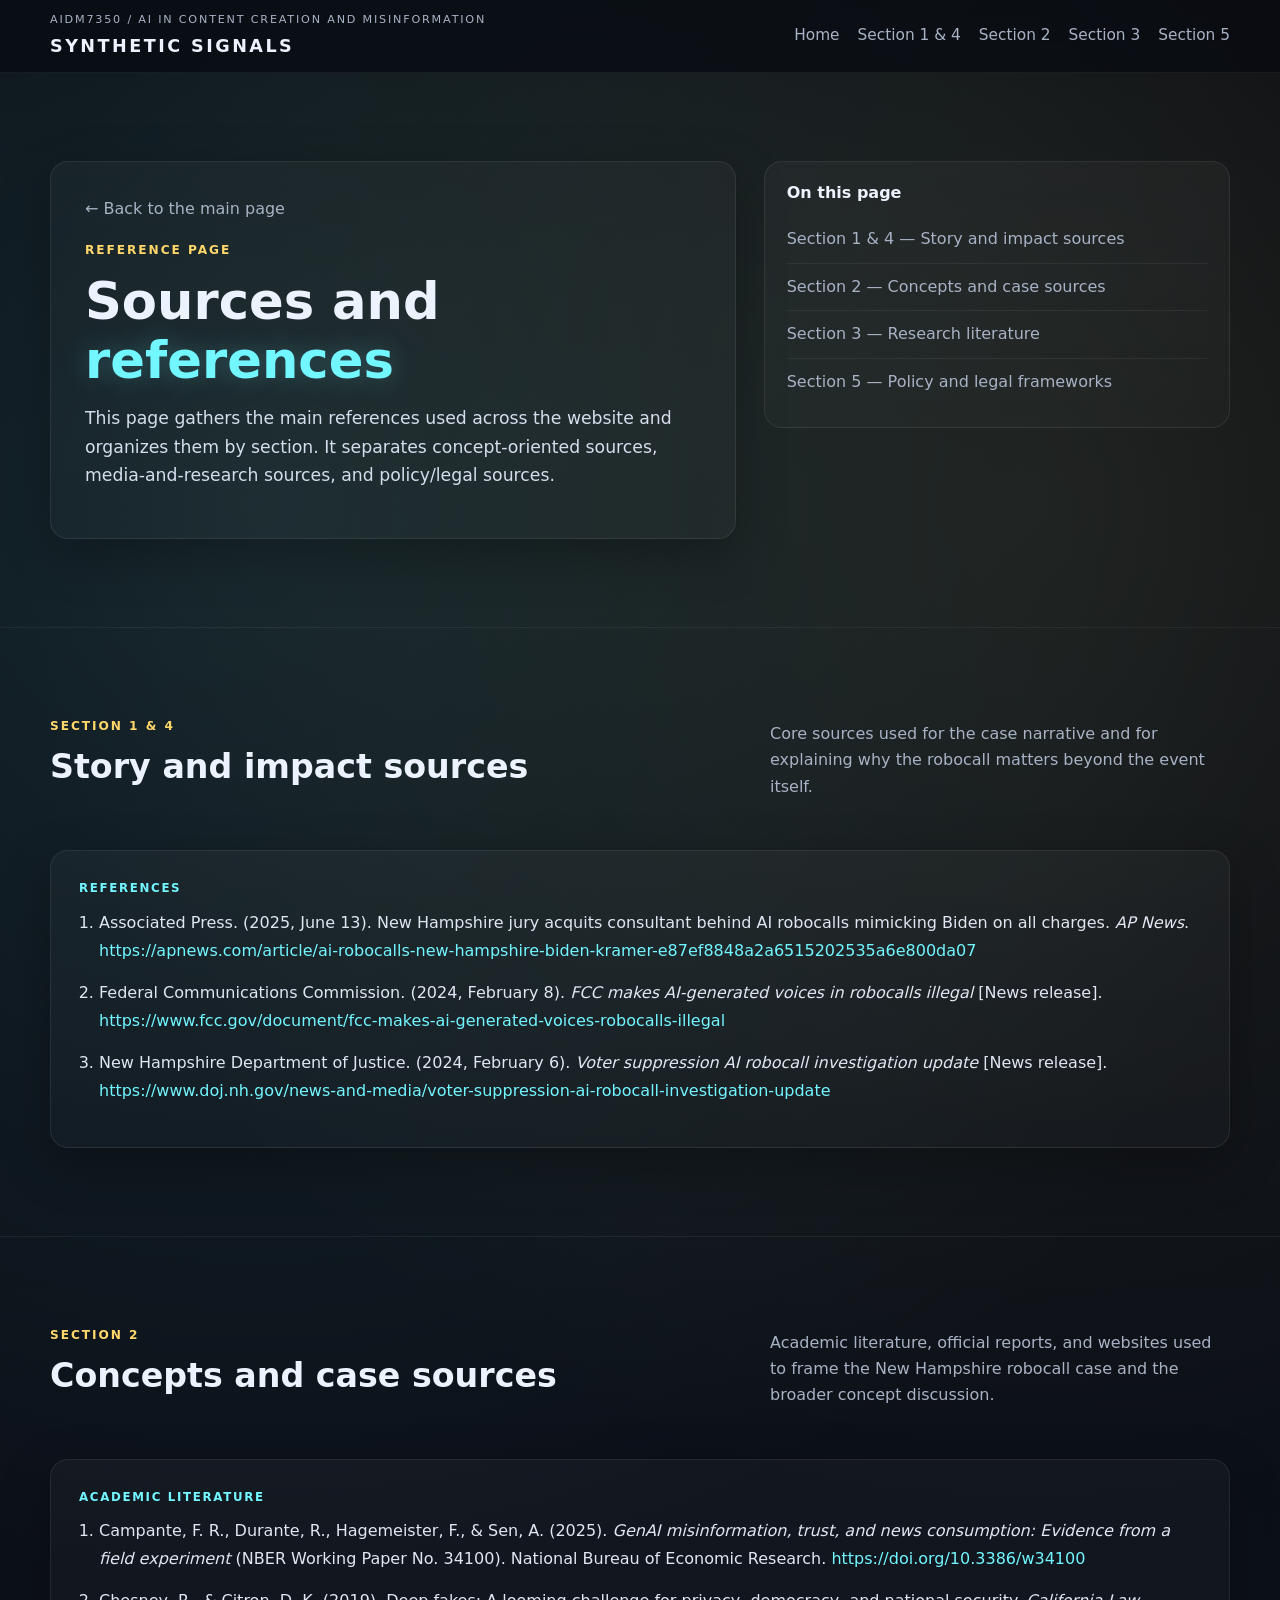
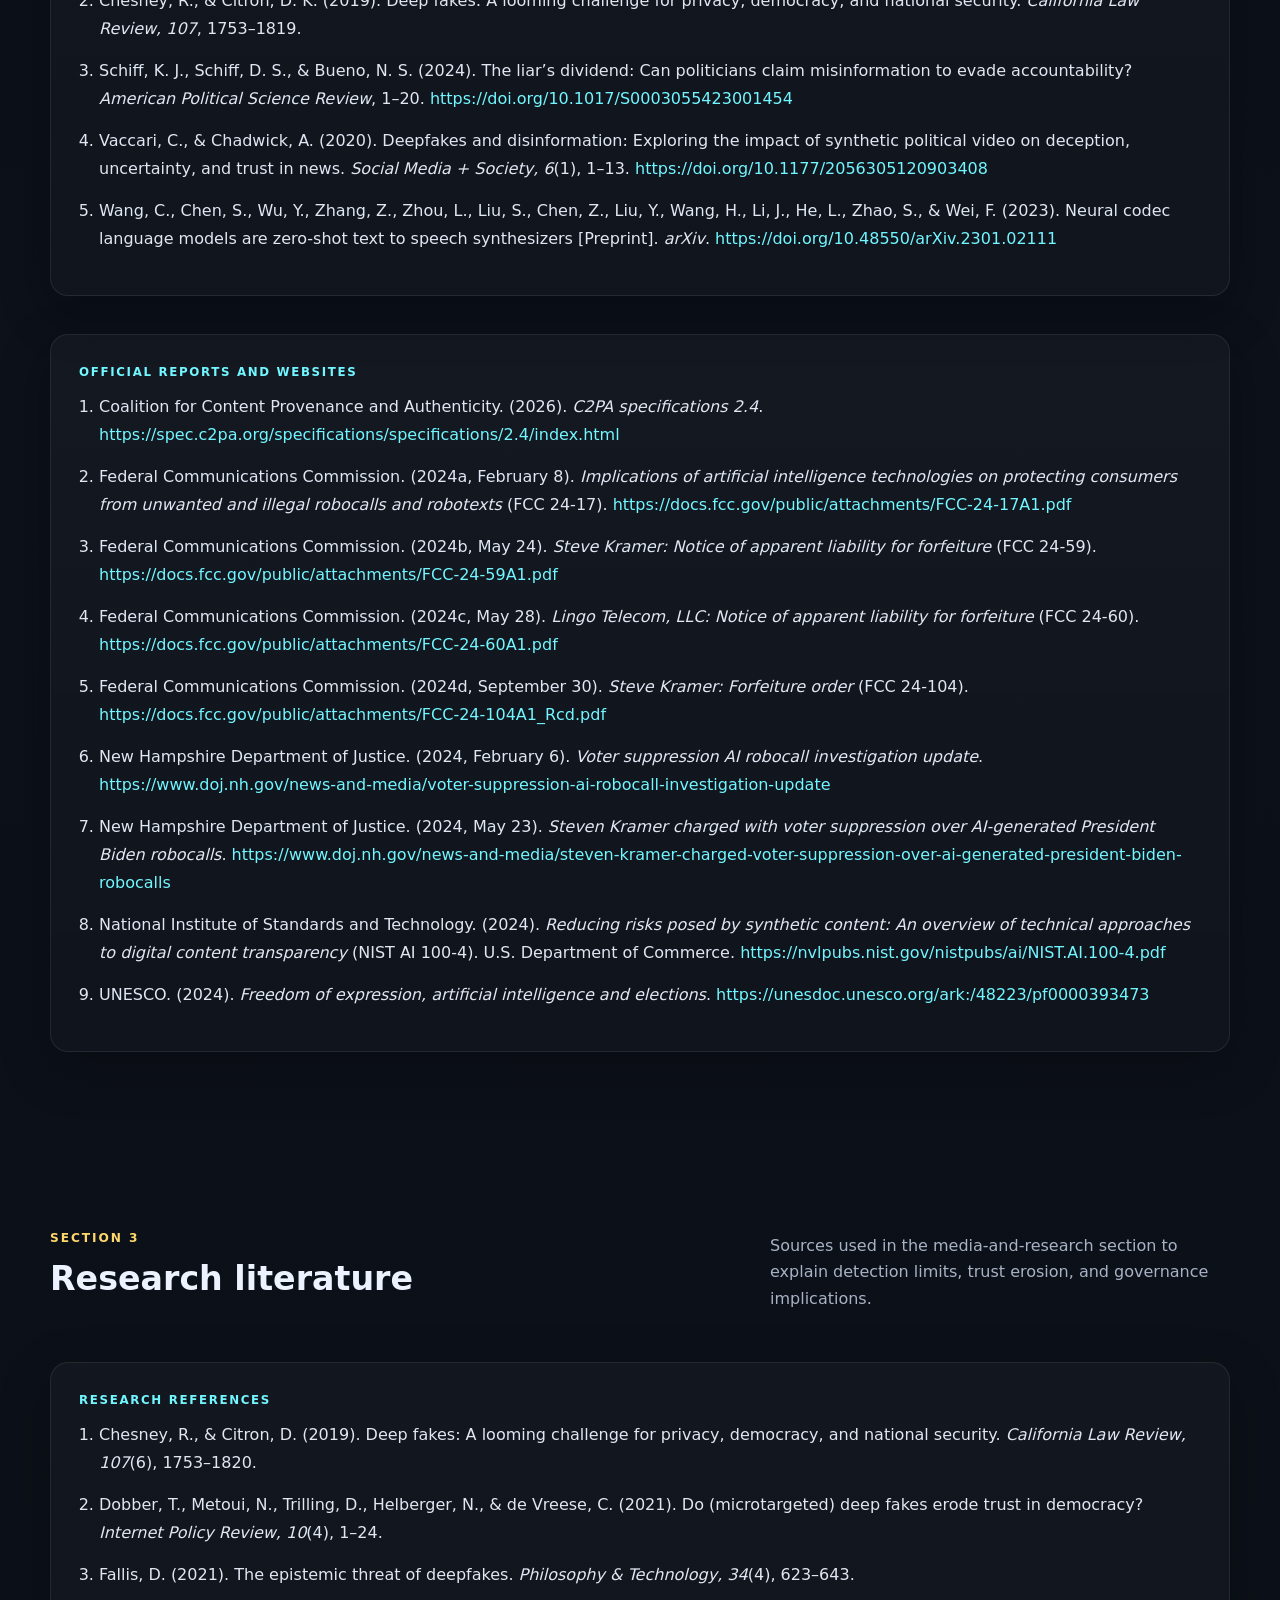
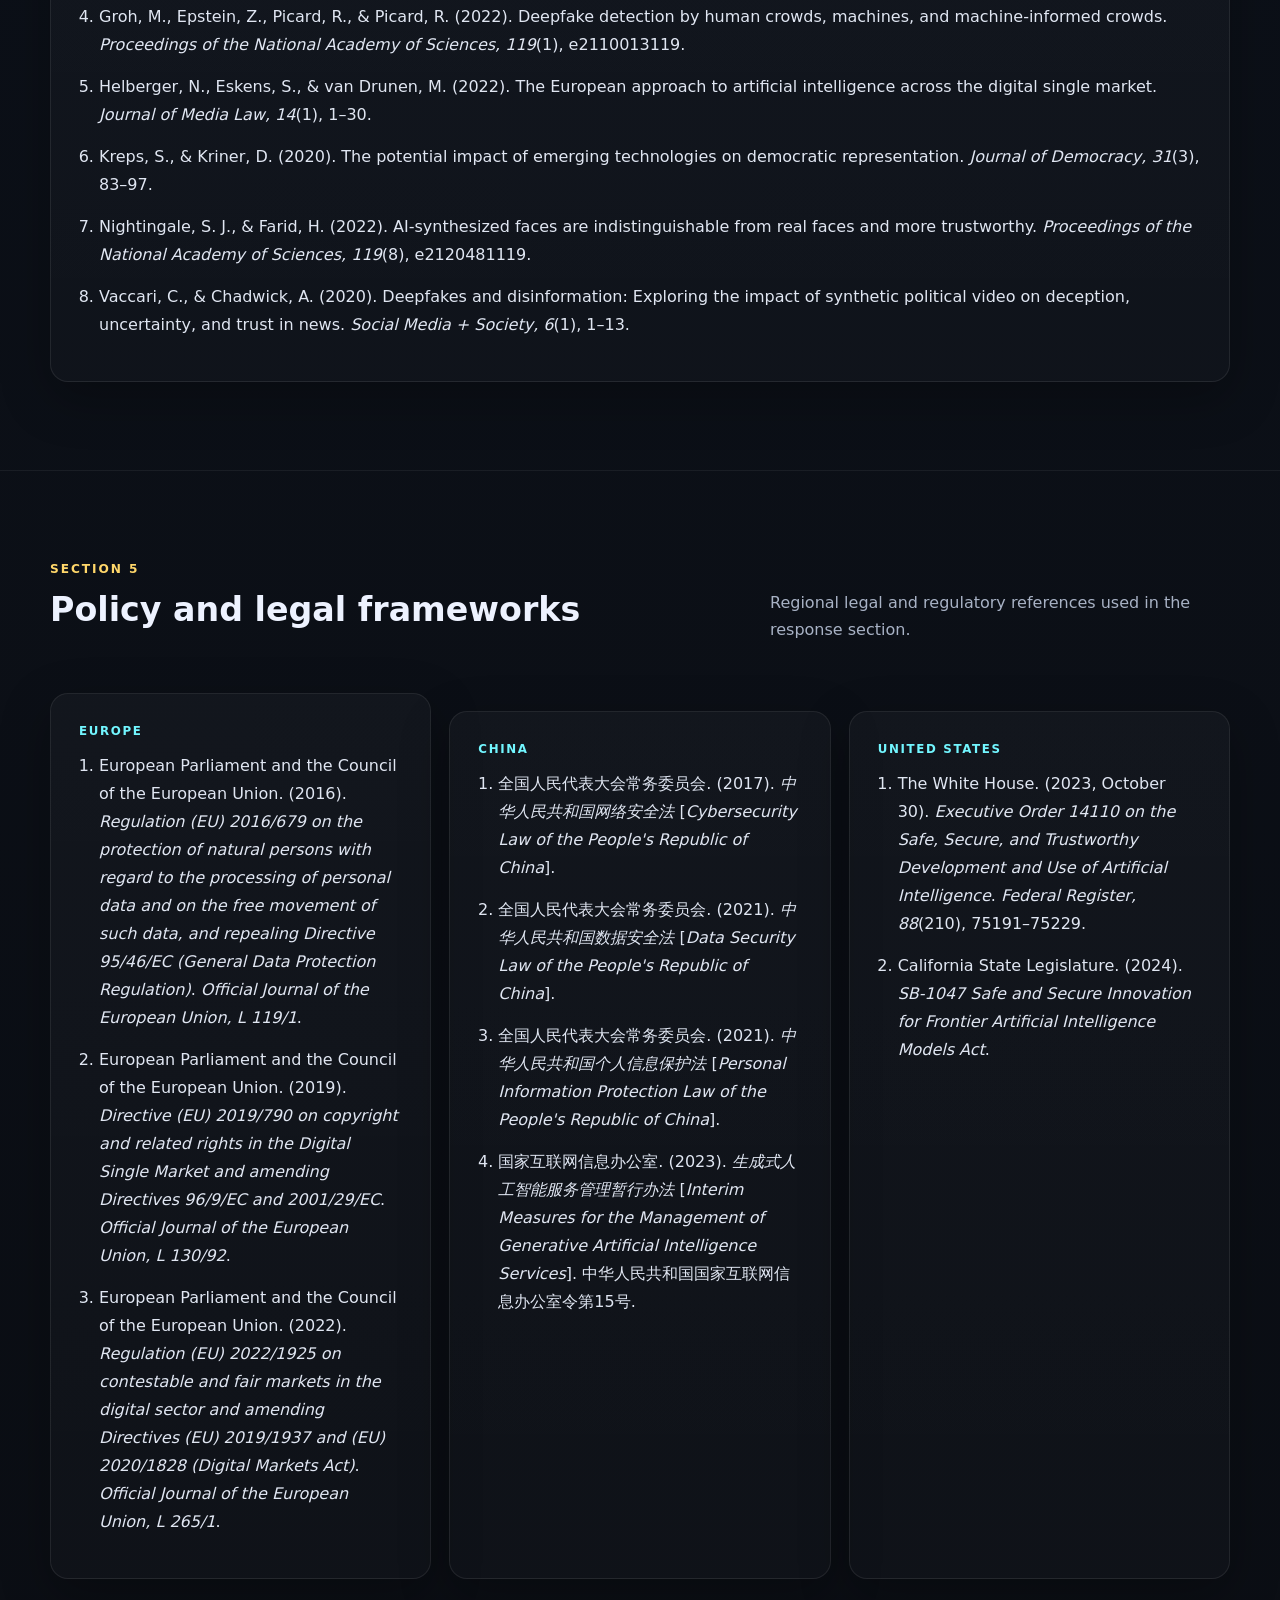
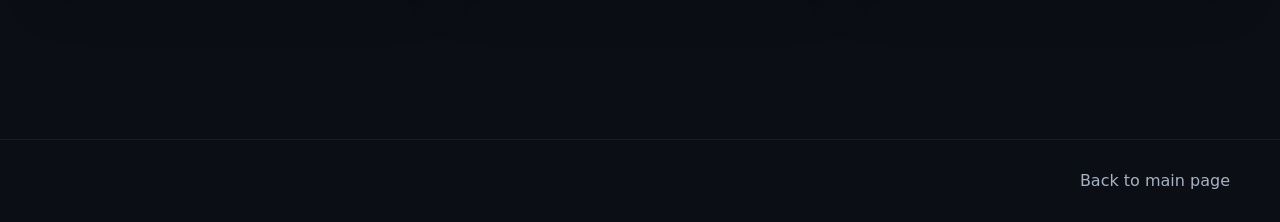
<file: sources.html>
<!DOCTYPE html>
<html lang="en">
<head>
  <meta charset="UTF-8" />
  <meta name="viewport" content="width=device-width, initial-scale=1.0" />
  <title>Synthetic Signals | Sources</title>
  <link rel="stylesheet" href="styles.css" />
  <style>
    .source-hero {
      display: grid;
      grid-template-columns: 1.25fr 0.85fr;
      gap: 28px;
      align-items: start;
    }

    .source-list-panel {
      background: linear-gradient(180deg, rgba(255,255,255,.03), rgba(255,255,255,.02));
      border: 1px solid rgba(255,255,255,.08);
      border-radius: var(--radius);
      box-shadow: var(--shadow);
      padding: 28px;
    }

    .source-list-panel + .source-list-panel {
      margin-top: 18px;
    }

    .source-list-panel h3 {
      margin-bottom: 8px;
    }

    .source-list-panel h4 {
      margin: 18px 0 10px;
      color: var(--gold);
      font-size: .95rem;
      text-transform: uppercase;
      letter-spacing: .08em;
    }

    .ref-list {
      margin: 0;
      padding-left: 20px;
    }

    .ref-list li {
      margin-bottom: 14px;
      color: #e0e6f2;
      line-height: 1.75;
    }

    .ref-list a {
      color: var(--cyan);
      word-break: break-word;
    }

    .ref-note {
      margin-top: 14px;
      padding: 16px 18px;
      border-radius: 14px;
      background: rgba(255,215,106,.07);
      border: 1px solid rgba(255,215,106,.18);
      color: #e8edf7;
    }

    .jump-list a {
      display: block;
      padding: 10px 0;
      border-top: 1px solid rgba(255,255,255,.06);
      color: var(--muted);
    }

    .jump-list a:first-child {
      border-top: none;
    }

    .country-grid {
      display: grid;
      grid-template-columns: repeat(3, minmax(0, 1fr));
      gap: 18px;
    }

    @media (max-width: 980px) {
      .source-hero,
      .country-grid {
        grid-template-columns: 1fr;
      }
    }
  </style>
</head>
<body>
  <div class="progress" aria-hidden="true"></div>

  <header class="site-header" id="top">
    <div class="container nav-shell">
      <a class="brand" href="index.html#top">
        <span class="brand-kicker">AIDM7350 / AI in Content Creation and Misinformation</span>
        <span class="brand-name">SYNTHETIC SIGNALS</span>
      </a>
      <button class="nav-toggle" aria-label="Toggle navigation">☰</button>
      <nav class="nav-links" aria-label="Section navigation">
        <a href="index.html#sources">Home</a>
        <a href="#section1-4">Section 1 & 4</a>
        <a href="#section2">Section 2</a>
        <a href="#section3">Section 3</a>
        <a href="#section5">Section 5</a>
      </nav>
    </div>
  </header>

  <main>
    <section class="section-pad" id="overview">
      <div class="container source-hero">
        <article class="hero-copy reveal visible">
          <a class="back-link" href="index.html#sources">← Back to the main page</a>
          <div class="eyebrow">Reference page</div>
          <h1>Sources and <span>references</span></h1>
          <p class="lead">
            This page gathers the main references used across the website and organizes them by section.
            It separates concept-oriented sources, media-and-research sources, and policy/legal sources.
          </p>
        </article>

        <aside class="toc reveal visible">
          <h3>On this page</h3>
          <div class="jump-list">
            <a href="#section1-4">Section 1 & 4 — Story and impact sources</a>
            <a href="#section2">Section 2 — Concepts and case sources</a>
            <a href="#section3">Section 3 — Research literature</a>
            <a href="#section5">Section 5 — Policy and legal frameworks</a>
          </div>
        </aside>
      </div>
    </section>

    <section class="section-pad section-line" id="section1-4">
  <div class="container response-stack">
    <div class="section-head reveal">
      <div>
        <div class="eyebrow">Section 1 & 4</div>
        <h2>Story and impact sources</h2>
      </div>
      <p class="section-note">
        Core sources used for the case narrative and for explaining why the robocall matters beyond the event itself.
      </p>
    </div>

    <article class="source-list-panel reveal">
      <div class="panel-kicker">References</div>
      <ol class="ref-list">
        <li>
          Associated Press. (2025, June 13).
          New Hampshire jury acquits consultant behind AI robocalls mimicking Biden on all charges.
          <em>AP News</em>.
          <a href="https://apnews.com/article/ai-robocalls-new-hampshire-biden-kramer-e87ef8848a2a6515202535a6e800da07" target="_blank" rel="noopener noreferrer">https://apnews.com/article/ai-robocalls-new-hampshire-biden-kramer-e87ef8848a2a6515202535a6e800da07</a>
        </li>
        <li>
          Federal Communications Commission. (2024, February 8).
          <em>FCC makes AI-generated voices in robocalls illegal</em> [News release].
          <a href="https://www.fcc.gov/document/fcc-makes-ai-generated-voices-robocalls-illegal" target="_blank" rel="noopener noreferrer">https://www.fcc.gov/document/fcc-makes-ai-generated-voices-robocalls-illegal</a>
        </li>
        <li>
          New Hampshire Department of Justice. (2024, February 6).
          <em>Voter suppression AI robocall investigation update</em> [News release].
          <a href="https://www.doj.nh.gov/news-and-media/voter-suppression-ai-robocall-investigation-update" target="_blank" rel="noopener noreferrer">https://www.doj.nh.gov/news-and-media/voter-suppression-ai-robocall-investigation-update</a>
        </li>
      </ol>
    </article>
  </div>
</section>

    <section class="section-pad section-line" id="section2">
      <div class="container response-stack">
        <div class="section-head reveal">
          <div>
            <div class="eyebrow">Section 2</div>
            <h2>Concepts and case sources</h2>
          </div>
          <p class="section-note">Academic literature, official reports, and websites used to frame the New Hampshire robocall case and the broader concept discussion.</p>
        </div>

        <article class="source-list-panel reveal">
          <div class="panel-kicker">Academic literature</div>
          <ol class="ref-list">
            <li>
              Campante, F. R., Durante, R., Hagemeister, F., &amp; Sen, A. (2025).
              <em>GenAI misinformation, trust, and news consumption: Evidence from a field experiment</em>
              (NBER Working Paper No. 34100). National Bureau of Economic Research.
              <a href="https://doi.org/10.3386/w34100" target="_blank" rel="noopener noreferrer">https://doi.org/10.3386/w34100</a>
            </li>
            <li>
              Chesney, R., &amp; Citron, D. K. (2019).
              Deep fakes: A looming challenge for privacy, democracy, and national security.
              <em>California Law Review, 107</em>, 1753–1819.
            </li>
            <li>
              Schiff, K. J., Schiff, D. S., &amp; Bueno, N. S. (2024).
              The liar’s dividend: Can politicians claim misinformation to evade accountability?
              <em>American Political Science Review</em>, 1–20.
              <a href="https://doi.org/10.1017/S0003055423001454" target="_blank" rel="noopener noreferrer">https://doi.org/10.1017/S0003055423001454</a>
            </li>
            <li>
              Vaccari, C., &amp; Chadwick, A. (2020).
              Deepfakes and disinformation: Exploring the impact of synthetic political video on deception, uncertainty, and trust in news.
              <em>Social Media + Society, 6</em>(1), 1–13.
              <a href="https://doi.org/10.1177/2056305120903408" target="_blank" rel="noopener noreferrer">https://doi.org/10.1177/2056305120903408</a>
            </li>
            <li>
              Wang, C., Chen, S., Wu, Y., Zhang, Z., Zhou, L., Liu, S., Chen, Z., Liu, Y., Wang, H., Li, J., He, L., Zhao, S., &amp; Wei, F. (2023).
              Neural codec language models are zero-shot text to speech synthesizers [Preprint].
              <em>arXiv</em>.
              <a href="https://doi.org/10.48550/arXiv.2301.02111" target="_blank" rel="noopener noreferrer">https://doi.org/10.48550/arXiv.2301.02111</a>
            </li>
          </ol>
        </article>

        <article class="source-list-panel reveal">
          <div class="panel-kicker">Official reports and websites</div>
          <ol class="ref-list">
            <li>
              Coalition for Content Provenance and Authenticity. (2026).
              <em>C2PA specifications 2.4</em>.
              <a href="https://spec.c2pa.org/specifications/specifications/2.4/index.html" target="_blank" rel="noopener noreferrer">https://spec.c2pa.org/specifications/specifications/2.4/index.html</a>
            </li>
            <li>
              Federal Communications Commission. (2024a, February 8).
              <em>Implications of artificial intelligence technologies on protecting consumers from unwanted and illegal robocalls and robotexts</em> (FCC 24-17).
              <a href="https://docs.fcc.gov/public/attachments/FCC-24-17A1.pdf" target="_blank" rel="noopener noreferrer">https://docs.fcc.gov/public/attachments/FCC-24-17A1.pdf</a>
            </li>
            <li>
              Federal Communications Commission. (2024b, May 24).
              <em>Steve Kramer: Notice of apparent liability for forfeiture</em> (FCC 24-59).
              <a href="https://docs.fcc.gov/public/attachments/FCC-24-59A1.pdf" target="_blank" rel="noopener noreferrer">https://docs.fcc.gov/public/attachments/FCC-24-59A1.pdf</a>
            </li>
            <li>
              Federal Communications Commission. (2024c, May 28).
              <em>Lingo Telecom, LLC: Notice of apparent liability for forfeiture</em> (FCC 24-60).
              <a href="https://docs.fcc.gov/public/attachments/FCC-24-60A1.pdf" target="_blank" rel="noopener noreferrer">https://docs.fcc.gov/public/attachments/FCC-24-60A1.pdf</a>
            </li>
            <li>
              Federal Communications Commission. (2024d, September 30).
              <em>Steve Kramer: Forfeiture order</em> (FCC 24-104).
              <a href="https://docs.fcc.gov/public/attachments/FCC-24-104A1_Rcd.pdf" target="_blank" rel="noopener noreferrer">https://docs.fcc.gov/public/attachments/FCC-24-104A1_Rcd.pdf</a>
            </li>
            <li>
              New Hampshire Department of Justice. (2024, February 6).
              <em>Voter suppression AI robocall investigation update</em>.
              <a href="https://www.doj.nh.gov/news-and-media/voter-suppression-ai-robocall-investigation-update" target="_blank" rel="noopener noreferrer">https://www.doj.nh.gov/news-and-media/voter-suppression-ai-robocall-investigation-update</a>
            </li>
            <li>
              New Hampshire Department of Justice. (2024, May 23).
              <em>Steven Kramer charged with voter suppression over AI-generated President Biden robocalls</em>.
              <a href="https://www.doj.nh.gov/news-and-media/steven-kramer-charged-voter-suppression-over-ai-generated-president-biden-robocalls" target="_blank" rel="noopener noreferrer">https://www.doj.nh.gov/news-and-media/steven-kramer-charged-voter-suppression-over-ai-generated-president-biden-robocalls</a>
            </li>
            <li>
              National Institute of Standards and Technology. (2024).
              <em>Reducing risks posed by synthetic content: An overview of technical approaches to digital content transparency</em>
              (NIST AI 100-4). U.S. Department of Commerce.
              <a href="https://nvlpubs.nist.gov/nistpubs/ai/NIST.AI.100-4.pdf" target="_blank" rel="noopener noreferrer">https://nvlpubs.nist.gov/nistpubs/ai/NIST.AI.100-4.pdf</a>
            </li>
            <li>
              UNESCO. (2024).
              <em>Freedom of expression, artificial intelligence and elections</em>.
              <a href="https://unesdoc.unesco.org/ark:/48223/pf0000393473" target="_blank" rel="noopener noreferrer">https://unesdoc.unesco.org/ark:/48223/pf0000393473</a>
            </li>
          </ol>
        </article>
      </div>
    </section>

    <section class="section-pad" id="section3">
      <div class="container response-stack">
        <div class="section-head reveal">
          <div>
            <div class="eyebrow">Section 3</div>
            <h2>Research literature</h2>
          </div>
          <p class="section-note">Sources used in the media-and-research section to explain detection limits, trust erosion, and governance implications.</p>
        </div>

        <article class="source-list-panel reveal">
          <div class="panel-kicker">Research references</div>
          <ol class="ref-list">
            <li>
              Chesney, R., &amp; Citron, D. (2019).
              Deep fakes: A looming challenge for privacy, democracy, and national security.
              <em>California Law Review, 107</em>(6), 1753–1820.
            </li>
            <li>
              Dobber, T., Metoui, N., Trilling, D., Helberger, N., &amp; de Vreese, C. (2021).
              Do (microtargeted) deep fakes erode trust in democracy?
              <em>Internet Policy Review, 10</em>(4), 1–24.
            </li>
            <li>
              Fallis, D. (2021).
              The epistemic threat of deepfakes.
              <em>Philosophy &amp; Technology, 34</em>(4), 623–643.
            </li>
            <li>
              Groh, M., Epstein, Z., Picard, R., &amp; Picard, R. (2022).
              Deepfake detection by human crowds, machines, and machine-informed crowds.
              <em>Proceedings of the National Academy of Sciences, 119</em>(1), e2110013119.
            </li>
            <li>
              Helberger, N., Eskens, S., &amp; van Drunen, M. (2022).
              The European approach to artificial intelligence across the digital single market.
              <em>Journal of Media Law, 14</em>(1), 1–30.
            </li>
            <li>
              Kreps, S., &amp; Kriner, D. (2020).
              The potential impact of emerging technologies on democratic representation.
              <em>Journal of Democracy, 31</em>(3), 83–97.
            </li>
            <li>
              Nightingale, S. J., &amp; Farid, H. (2022).
              AI-synthesized faces are indistinguishable from real faces and more trustworthy.
              <em>Proceedings of the National Academy of Sciences, 119</em>(8), e2120481119.
            </li>
            <li>
              Vaccari, C., &amp; Chadwick, A. (2020).
              Deepfakes and disinformation: Exploring the impact of synthetic political video on deception, uncertainty, and trust in news.
              <em>Social Media + Society, 6</em>(1), 1–13.
            </li>
          </ol>
        </article>
      </div>
    </section>

    <section class="section-pad section-line" id="section5">
      <div class="container response-stack">
        <div class="section-head reveal">
          <div>
            <div class="eyebrow">Section 5</div>
            <h2>Policy and legal frameworks</h2>
          </div>
          <p class="section-note">Regional legal and regulatory references used in the response section.</p>
        </div>

        <div class="country-grid">
          <article class="source-list-panel reveal">
            <div class="panel-kicker">Europe</div>
            <ol class="ref-list">
              <li>
                European Parliament and the Council of the European Union. (2016).
                <em>Regulation (EU) 2016/679 on the protection of natural persons with regard to the processing of personal data and on the free movement of such data, and repealing Directive 95/46/EC (General Data Protection Regulation)</em>.
                <em>Official Journal of the European Union, L 119/1</em>.
              </li>
              <li>
                European Parliament and the Council of the European Union. (2019).
                <em>Directive (EU) 2019/790 on copyright and related rights in the Digital Single Market and amending Directives 96/9/EC and 2001/29/EC</em>.
                <em>Official Journal of the European Union, L 130/92</em>.
              </li>
              <li>
                European Parliament and the Council of the European Union. (2022).
                <em>Regulation (EU) 2022/1925 on contestable and fair markets in the digital sector and amending Directives (EU) 2019/1937 and (EU) 2020/1828 (Digital Markets Act)</em>.
                <em>Official Journal of the European Union, L 265/1</em>.
              </li>
            </ol>
          </article>

          <article class="source-list-panel reveal">
            <div class="panel-kicker">China</div>
            <ol class="ref-list">
              <li>
                全国人民代表大会常务委员会. (2017).
                <em>中华人民共和国网络安全法</em> [<em>Cybersecurity Law of the People's Republic of China</em>].
              </li>
              <li>
                全国人民代表大会常务委员会. (2021).
                <em>中华人民共和国数据安全法</em> [<em>Data Security Law of the People's Republic of China</em>].
              </li>
              <li>
                全国人民代表大会常务委员会. (2021).
                <em>中华人民共和国个人信息保护法</em> [<em>Personal Information Protection Law of the People's Republic of China</em>].
              </li>
              <li>
                国家互联网信息办公室. (2023).
                <em>生成式人工智能服务管理暂行办法</em> [<em>Interim Measures for the Management of Generative Artificial Intelligence Services</em>].
                中华人民共和国国家互联网信息办公室令第15号.
              </li>
            </ol>
          </article>

          <article class="source-list-panel reveal">
            <div class="panel-kicker">United States</div>
            <ol class="ref-list">
              <li>
                The White House. (2023, October 30).
                <em>Executive Order 14110 on the Safe, Secure, and Trustworthy Development and Use of Artificial Intelligence</em>.
                <em>Federal Register, 88</em>(210), 75191–75229.
              </li>
              <li>
                California State Legislature. (2024).
                <em>SB-1047 Safe and Secure Innovation for Frontier Artificial Intelligence Models Act</em>.
              </li>
            </ol>
          </article>
        </div>

        
      </div>
    </section>
  </main>

  <footer class="site-footer">
    <div class="container footer-row">
      <p></p>
      <a href="index.html#sources">Back to main page</a>
    </div>
  </footer>

  <script src="script.js"></script>
</body>
</html>
</file>
<file: styles.css>
:root{
  --bg:#0b0e14;
  --panel:#111722;
  --panel-2:#161f2f;
  --text:#edf2ff;
  --muted:#a8b2c5;
  --line:#263146;
  --cyan:#72f6ff;
  --gold:#ffd76a;
  --accent:#b2f57e;
  --danger:#ff8b8b;
  --max:1180px;
  --radius:18px;
  --shadow:0 16px 50px rgba(0,0,0,.28);
}

*{box-sizing:border-box}
html{scroll-behavior:smooth}
body{
  margin:0;
  font-family:Inter, ui-sans-serif, system-ui, -apple-system, BlinkMacSystemFont, "Segoe UI", sans-serif;
  background:
    radial-gradient(circle at 20% 10%, rgba(114,246,255,.10), transparent 24%),
    radial-gradient(circle at 80% 10%, rgba(255,215,106,.08), transparent 22%),
    linear-gradient(180deg, #0a0d13 0%, #0c111a 40%, #0b0e14 100%);
  color:var(--text);
  line-height:1.65;
}
a{color:inherit;text-decoration:none}
img{max-width:100%;display:block}
.container{width:min(var(--max), calc(100% - 40px));margin:0 auto}
.progress{
  position:fixed;left:0;top:0;height:3px;width:0;background:linear-gradient(90deg,var(--gold),var(--cyan));
  z-index:120;box-shadow:0 0 24px rgba(114,246,255,.35)
}
.site-header{
  position:sticky;top:0;z-index:100;
  backdrop-filter: blur(18px);
  background:rgba(8,11,17,.72);
  border-bottom:1px solid rgba(255,255,255,.06)
}
.nav-shell{
  display:flex;align-items:center;justify-content:space-between;gap:20px;
  min-height:72px;
}
.brand{display:flex;flex-direction:column;gap:2px}
.brand-kicker{
  font-size:.7rem;letter-spacing:.16em;text-transform:uppercase;color:var(--muted)
}
.brand-name{
  font-size:1.1rem;font-weight:800;letter-spacing:.14em;color:var(--text)
}
.nav-links{display:flex;gap:18px;align-items:center;flex-wrap:wrap}
.nav-links a{
  color:var(--muted);font-size:.96rem;padding:8px 0;position:relative
}
.nav-links a:hover,.nav-links a.active{color:var(--text)}
.nav-links a.active::after,.nav-links a:hover::after{
  content:"";position:absolute;left:0;right:0;bottom:0;height:2px;
  background:linear-gradient(90deg,var(--gold),var(--cyan))
}
.nav-toggle{
  display:none;border:1px solid var(--line);background:rgba(255,255,255,.03);
  color:var(--text);padding:8px 12px;border-radius:12px
}

main{padding-bottom:72px}
.section-pad{padding:88px 0}
.section-line{border-top:1px solid rgba(255,255,255,.06)}
.hero{padding:94px 0 72px}
.hero-grid,.story-layout,.research-layout,.response-summary,.response-hero{
  display:grid;grid-template-columns:1.45fr .95fr;gap:28px;align-items:start
}
.eyebrow{
  color:var(--gold);text-transform:uppercase;letter-spacing:.16em;font-size:.76rem;font-weight:700;
  margin-bottom:12px
}
h1,h2,h3,h4{line-height:1.15;margin:0 0 14px}
h1{font-size:clamp(2.4rem,4vw,4.8rem);max-width:10ch}
h1 span{
  color:var(--cyan);
  text-shadow:0 0 24px rgba(114,246,255,.25)
}
h2{font-size:clamp(1.9rem,2.6vw,3rem)}
h3{font-size:1.22rem}
h4{font-size:1rem}
.lead{font-size:1.08rem;color:#d5dded}
p{margin:0 0 14px;color:#e0e6f2}
ul{margin:0;padding-left:18px;color:#e0e6f2}
li{margin-bottom:8px}
.section-head{
  display:flex;justify-content:space-between;gap:24px;align-items:end;
  margin-bottom:30px
}
.section-note{max-width:460px;color:var(--muted);margin:0}
.hero-copy,.hero-side,.panel,.story-main,.story-side,.concept-card,.research-panel,.impact-card,.source-card,.summary-card,.response-block,.reference-card{
  background:linear-gradient(180deg, rgba(255,255,255,.03), rgba(255,255,255,.02));
  border:1px solid rgba(255,255,255,.08);
  border-radius:var(--radius);
  box-shadow:var(--shadow)
}
.hero-copy{padding:34px}
.hero-side{display:grid;gap:18px}
.panel,.story-main,.story-side,.research-panel,.source-card,.reference-card{padding:24px}
.compact{padding:22px}
.panel-kicker,.concept-tag{
  font-size:.74rem;letter-spacing:.14em;text-transform:uppercase;color:var(--cyan);font-weight:700;
  margin-bottom:10px
}
.placeholder-panel{
  min-height:240px;
  display:flex;flex-direction:column;justify-content:flex-end;
  background:
    linear-gradient(135deg, rgba(255,215,106,.08), transparent 40%),
    linear-gradient(160deg, rgba(114,246,255,.10), transparent 60%),
    linear-gradient(180deg, rgba(255,255,255,.03), rgba(255,255,255,.015));
}
.hero-actions{display:flex;gap:14px;flex-wrap:wrap;margin:24px 0 30px}
.button{
  display:inline-flex;align-items:center;justify-content:center;gap:10px;
  min-height:48px;padding:0 18px;border-radius:14px;border:1px solid rgba(255,215,106,.55);
  background:linear-gradient(135deg, rgba(255,215,106,.14), rgba(255,255,255,.03));
  color:var(--text);font-weight:700;transition:.2s transform,.2s border-color,.2s background
}
.button:hover{transform:translateY(-1px);border-color:var(--gold)}
.button.secondary{
  border-color:rgba(114,246,255,.45);
  background:linear-gradient(135deg, rgba(114,246,255,.12), rgba(255,255,255,.03))
}
.button.ghost{
  background:transparent;border-color:var(--line);color:var(--muted)
}
.mini-grid{
  display:grid;grid-template-columns:repeat(3,minmax(0,1fr));gap:14px
}
.mini-card{
  border:1px solid rgba(255,255,255,.08);border-radius:16px;padding:16px;background:rgba(255,255,255,.03)
}
.mini-label{font-size:.72rem;color:var(--muted);text-transform:uppercase;letter-spacing:.12em;margin-bottom:8px}

.timeline{
  margin-top:28px;
  display:grid;grid-template-columns:repeat(4,minmax(0,1fr));gap:16px
}
.time-card,.impact-card,.summary-card{
  background:linear-gradient(180deg, rgba(255,255,255,.035), rgba(255,255,255,.02));
  border:1px solid rgba(255,255,255,.08);border-radius:18px;padding:20px
}
.time-date{font-size:.74rem;color:var(--gold);letter-spacing:.12em;text-transform:uppercase;margin-bottom:10px}
.accordion-group{margin-top:22px;display:grid;gap:12px}
details.accordion{
  border:1px solid rgba(255,255,255,.08);border-radius:16px;background:rgba(255,255,255,.03);overflow:hidden
}
details.accordion summary{
  cursor:pointer;list-style:none;padding:18px 20px;font-weight:700;position:relative
}
details.accordion summary::-webkit-details-marker{display:none}
details.accordion[open] summary{border-bottom:1px solid rgba(255,255,255,.07)}
.accordion-content{padding:18px 20px}

.concept-grid,.impact-grid,.summary-grid,.reference-grid{
  display:grid;grid-template-columns:repeat(1,minmax(0,1fr));gap:18px
}
.concept-card{padding:22px}
.concept-card details{margin-top:10px}
.concept-card summary{cursor:pointer;color:var(--gold);font-weight:700}
.detail-body{margin-top:10px;padding-top:10px;border-top:1px solid rgba(255,255,255,.07)}

.research-layout{grid-template-columns:repeat(2,minmax(0,1fr))}
.full-span{grid-column:1 / -1}
.highlight-grid{
  display:grid;grid-template-columns:repeat(3,minmax(0,1fr));gap:16px
}
.highlight-card{
  padding:20px;border-radius:18px;border:1px solid rgba(255,255,255,.08);
  background:rgba(255,255,255,.03)
}

.myth-wrap{margin-top:28px}
.myth-panel{padding:24px}
.myth-list{display:grid;gap:18px}
.myth-item{
  padding-bottom:18px;border-bottom:1px solid rgba(255,255,255,.08)
}
.myth-item:last-child{border-bottom:none;padding-bottom:0}

.response-summary{
  grid-template-columns:1.15fr 1fr;
  gap:22px
}
.summary-grid{margin-top:8px}
.summary-card h3{margin-bottom:10px}
.note-row{
  margin-top:18px;padding:18px 20px;border-radius:16px;
  background:rgba(114,246,255,.06);border:1px solid rgba(114,246,255,.18)
}
.cta-block{
  height:100%;display:flex;flex-direction:column;justify-content:space-between
}
.cta-block .button{width:100%}
.cta-block .button + .button{margin-top:12px}
.inline-pill{
  display:inline-flex;padding:8px 12px;border-radius:999px;font-size:.78rem;
  border:1px solid rgba(255,255,255,.09);background:rgba(255,255,255,.03);color:var(--muted)
}

.source-columns{
  display:grid;grid-template-columns:repeat(3,minmax(0,1fr));gap:18px
}
.source-card ul{padding-left:18px}
.final-panel{margin-top:24px}

.site-footer{
  border-top:1px solid rgba(255,255,255,.06);
  padding:28px 0;color:var(--muted)
}
.footer-row{display:flex;justify-content:space-between;gap:20px;align-items:center}

/* response page */
.response-hero{
  padding:28px 0 6px
}
.back-link{
  display:inline-flex;gap:8px;align-items:center;color:var(--muted);margin-bottom:18px
}
.toc{
  position:sticky;top:96px;
  padding:22px;border-radius:18px;border:1px solid rgba(255,255,255,.08);
  background:linear-gradient(180deg, rgba(255,255,255,.04), rgba(255,255,255,.02));
}
.toc h3{font-size:1rem}
.toc a{
  display:block;padding:10px 0;border-top:1px solid rgba(255,255,255,.06);color:var(--muted)
}
.toc a:first-of-type{border-top:none}
.response-stack{display:grid;gap:20px}
.response-block{
  padding:28px
}
.response-block h3{margin-top:10px}
.response-block .subhead{
  display:inline-flex;align-items:center;gap:8px;font-size:.76rem;letter-spacing:.13em;
  text-transform:uppercase;color:var(--gold);font-weight:700
}
.response-block .mini-split{
  display:grid;grid-template-columns:repeat(2,minmax(0,1fr));gap:16px;margin-top:14px
}
.quote-band{
  margin:18px 0 0;padding:20px;border-radius:16px;
  background:rgba(255,215,106,.07);border:1px solid rgba(255,215,106,.18)
}
.small{font-size:.95rem;color:var(--muted)}
.reference-card h4{margin-bottom:10px}

/* reveal */
.reveal{opacity:0;transform:translateY(14px);transition:opacity .55s ease, transform .55s ease}
.reveal.visible{opacity:1;transform:none}

@media (max-width: 980px){
  .hero-grid,.story-layout,.response-summary,.response-hero,.research-layout{grid-template-columns:1fr}
  .mini-grid,.timeline,.highlight-grid,.source-columns,.concept-grid,.impact-grid,.summary-grid,.reference-grid{grid-template-columns:1fr}
  .toc{position:static}
}
@media (max-width: 760px){
  .container{width:min(var(--max), calc(100% - 26px))}
  .nav-toggle{display:inline-flex}
  .nav-links{
    position:absolute;left:13px;right:13px;top:72px;
    flex-direction:column;align-items:flex-start;padding:14px 16px;
    border:1px solid rgba(255,255,255,.08);border-radius:16px;
    background:rgba(10,14,21,.96);display:none
  }
  .nav-links.open{display:flex}
  .section-head,.footer-row{flex-direction:column;align-items:flex-start}
  .mini-grid{grid-template-columns:1fr}
  h1{max-width:12ch}
}
</file>
